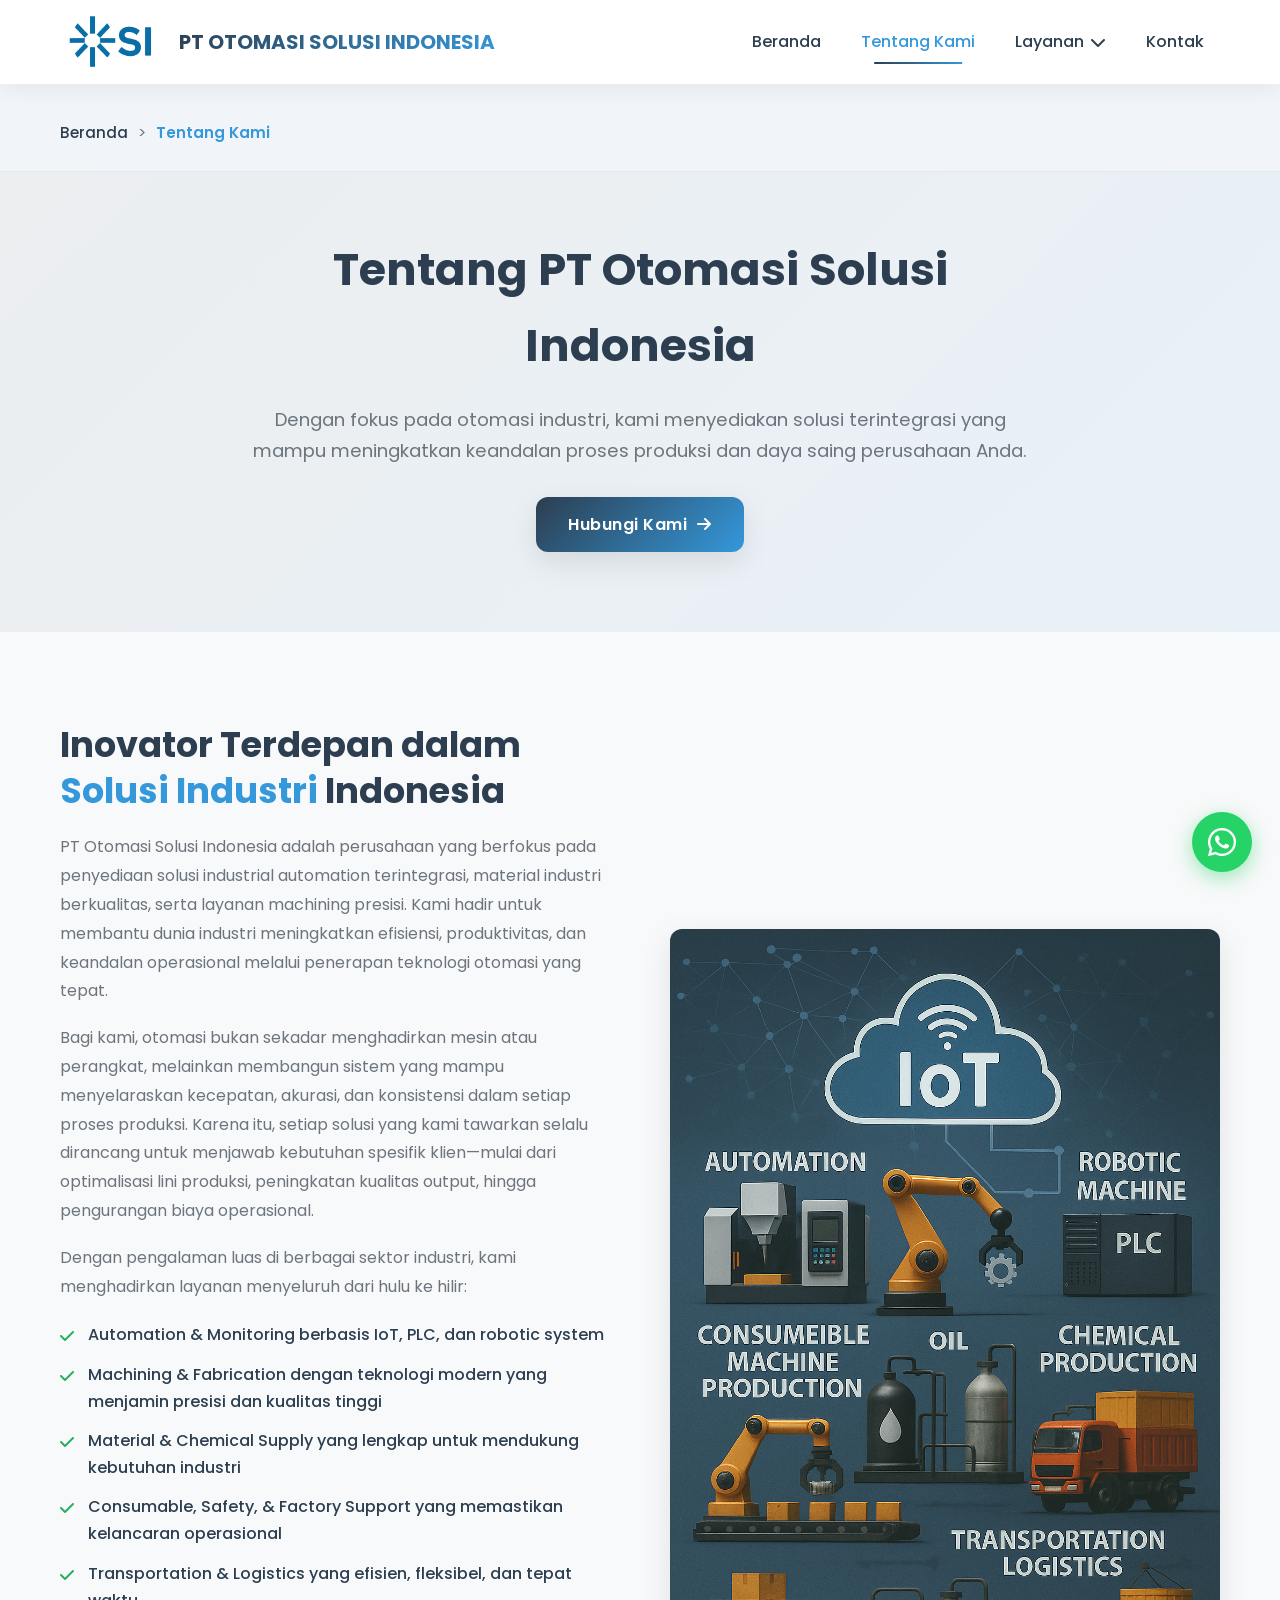
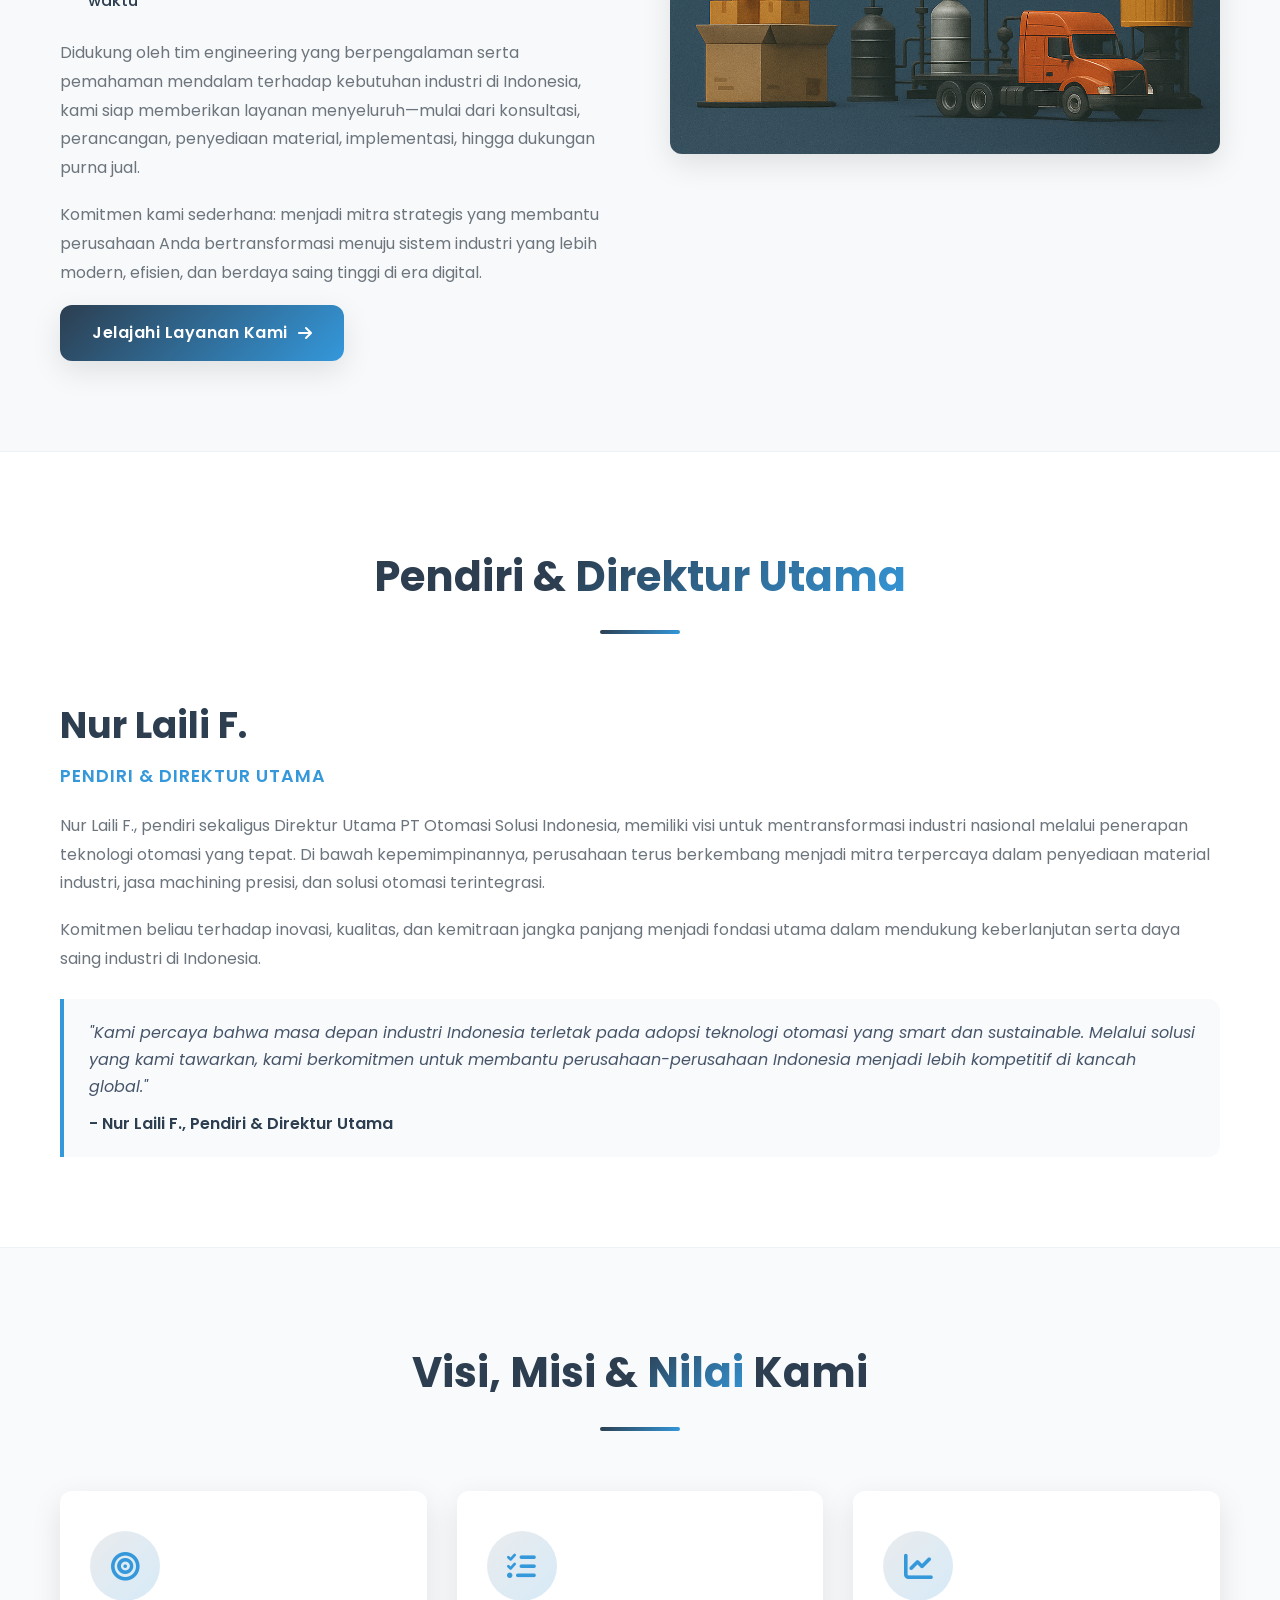
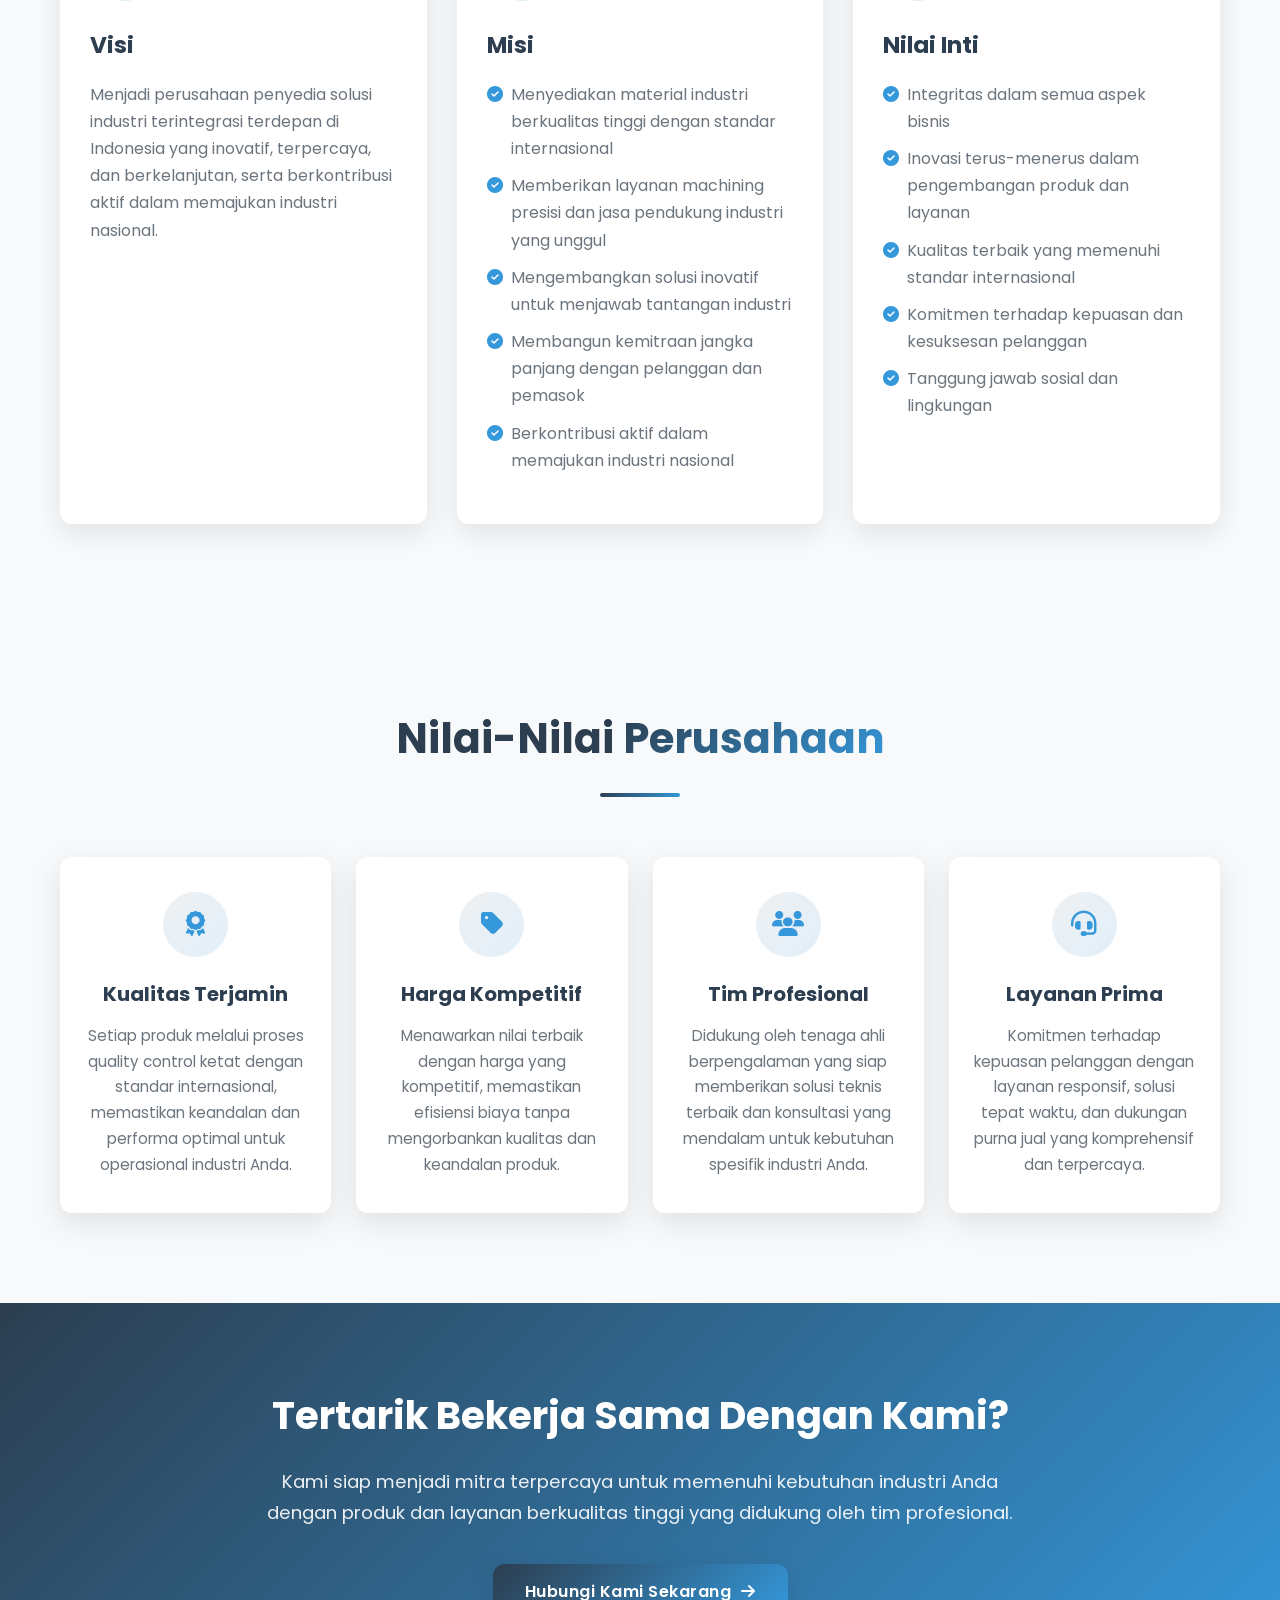
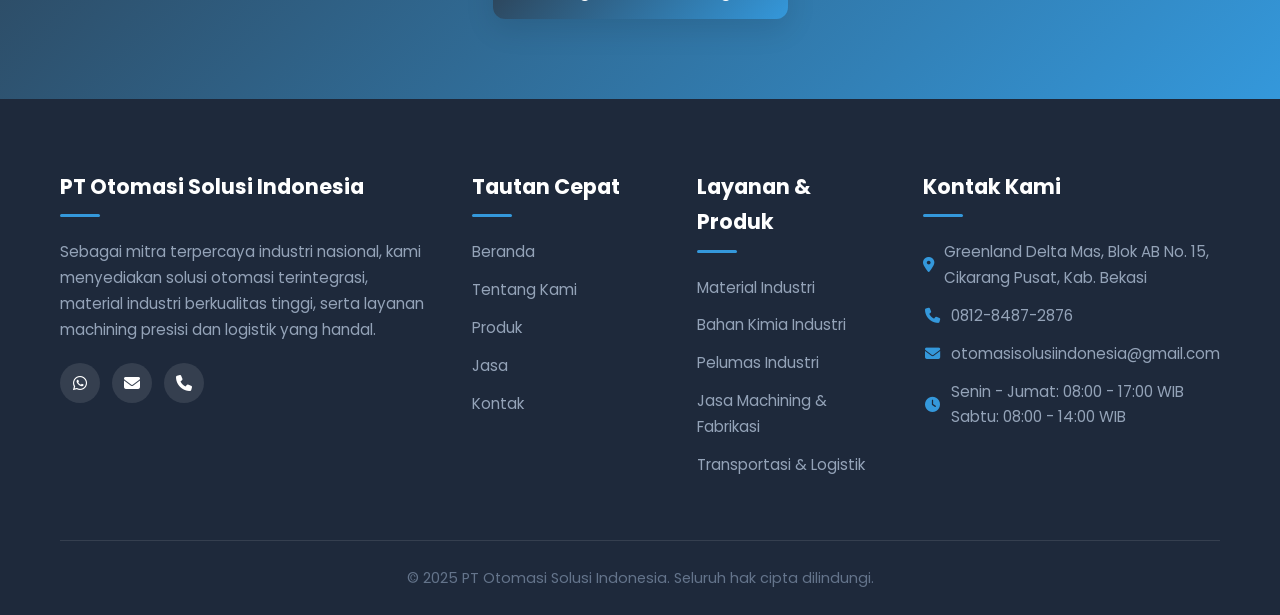
<file: aboutus.html>
<!DOCTYPE html>
<html lang="id">
<head>
    <meta charset="UTF-8">
    <meta name="viewport" content="width=device-width, initial-scale=1.0">
    <title>Tentang Kami - PT Otomasi Solusi Indonesia</title>
    <meta name="description" content="Profil perusahaan, visi, misi, dan pimpinan PT Otomasi Solusi Indonesia sebagai mitra otomasi dan industri terpercaya.">
    <link rel="icon" href="logoOSI.png" type="image/png">
    
    <!-- Open Graph -->
    <meta property="og:title" content="Tentang Kami - PT Otomasi Solusi Indonesia">
    <meta property="og:description" content="Profil perusahaan, visi, misi, dan pimpinan PT Otomasi Solusi Indonesia sebagai mitra otomasi dan industri terpercaya.">
    <meta property="og:image" content="logoOSI.png">
    <meta property="og:type" content="website">

    <!-- Fonts & Icons -->
    <link rel="stylesheet" href="https://cdnjs.cloudflare.com/ajax/libs/font-awesome/6.4.0/css/all.min.css">
    <link href="https://fonts.googleapis.com/css2?family=Poppins:wght@300;400;500;600;700&display=swap" rel="stylesheet">
    <link rel="stylesheet" href="style.css">
</head>
<body>
    <!-- ===== HEADER & NAVIGATION ===== -->
    <header>
        <div class="container">
            <nav>
                <a href="index.html" class="logo">
                    <img src="logoOSI.png" alt="Logo PT Otomasi Solusi Indonesia" style="height:60px;">
                    <span>PT OTOMASI SOLUSI INDONESIA</span>
                </a>
                <ul class="nav-links">
                    <li><a href="index.html">Beranda</a></li>
                    <li><a href="aboutus.html">Tentang Kami</a></li>
                    <li>
                        <a href="#" onclick="return false;">Layanan <i class="fas fa-chevron-down"></i></a>
                        <ul class="dropdown">
                            <li><a href="product.html">Produk</a></li>
                            <li><a href="services.html">Jasa</a></li>
                        </ul>
                    </li>
                    <li><a href="contact.html">Kontak</a></li>
                </ul>
                <div class="hamburger">
                    <i class="fas fa-bars"></i>
                </div>
            </nav>
        </div>
    </header>

    <!-- ===== BREADCRUMB ===== -->
    <div class="breadcrumb">
        <div class="container">
            <div class="breadcrumb-content">
                <a href="index.html">Beranda</a>
                <span>></span>
                <span>Tentang Kami</span>
            </div>
        </div>
    </div>

    <!-- ===== HERO SECTION ===== -->
    <section class="about-hero">
        <div class="container">
            <div class="about-hero-content">
                <h1>Tentang PT Otomasi Solusi Indonesia</h1>
                <p>Dengan fokus pada otomasi industri, kami menyediakan solusi terintegrasi yang mampu meningkatkan keandalan proses produksi dan daya saing perusahaan Anda.</p>
                <a href="contact.html" class="btn">Hubungi Kami <i class="fas fa-arrow-right"></i></a>
            </div>
        </div>
    </section>

    <!-- ===== ABOUT CONTENT SECTION ===== -->
    <section class="section">
        <div class="container">
            <div class="about-content">
                <div class="about-text">
                    <h2>Inovator Terdepan dalam <span>Solusi Industri</span> Indonesia</h2>
                    <p>PT Otomasi Solusi Indonesia adalah perusahaan yang berfokus pada penyediaan solusi industrial automation terintegrasi, material industri berkualitas, serta layanan machining presisi. Kami hadir untuk membantu dunia industri meningkatkan efisiensi, produktivitas, dan keandalan operasional melalui penerapan teknologi otomasi yang tepat.</p>
                    <p>Bagi kami, otomasi bukan sekadar menghadirkan mesin atau perangkat, melainkan membangun sistem yang mampu menyelaraskan kecepatan, akurasi, dan konsistensi dalam setiap proses produksi. Karena itu, setiap solusi yang kami tawarkan selalu dirancang untuk menjawab kebutuhan spesifik klien—mulai dari optimalisasi lini produksi, peningkatan kualitas output, hingga pengurangan biaya operasional.</p>
                    <p>Dengan pengalaman luas di berbagai sektor industri, kami menghadirkan layanan menyeluruh dari hulu ke hilir:</p>
                    <ul>
                        <li>Automation & Monitoring berbasis IoT, PLC, dan robotic system</li>
                        <li>Machining & Fabrication dengan teknologi modern yang menjamin presisi dan kualitas tinggi</li>
                        <li>Material & Chemical Supply yang lengkap untuk mendukung kebutuhan industri</li>
                        <li>Consumable, Safety, & Factory Support yang memastikan kelancaran operasional</li>
                        <li>Transportation & Logistics yang efisien, fleksibel, dan tepat waktu</li>
                    </ul>
                    <p>Didukung oleh tim engineering yang berpengalaman serta pemahaman mendalam terhadap kebutuhan industri di Indonesia, kami siap memberikan layanan menyeluruh—mulai dari konsultasi, perancangan, penyediaan material, implementasi, hingga dukungan purna jual.</p>
                    <p>Komitmen kami sederhana: menjadi mitra strategis yang membantu perusahaan Anda bertransformasi menuju sistem industri yang lebih modern, efisien, dan berdaya saing tinggi di era digital.</p>
                    <a href="services.html" class="btn">Jelajahi Layanan Kami <i class="fas fa-arrow-right"></i></a>
                </div>
                <div class="about-image">
                    <img src="imgIot.png" alt="PT Otomasi Solusi Indonesia">
                </div>
            </div>
        </div>
    </section>

    <!-- ===== FOUNDER SECTION ===== -->
    <section class="section founder-section">
        <div class="container">
            <h2 class="section-title">Pendiri & <span>Direktur Utama</span></h2>
            
            <div class="founder-container">
                <div class="founder-info">
                    <h2>Nur Laili F.</h2>
                    <div class="founder-role">Pendiri & Direktur Utama</div>
                    
                    <div class="founder-description">
                        <p>Nur Laili F., pendiri sekaligus Direktur Utama PT Otomasi Solusi Indonesia, memiliki visi untuk mentransformasi industri nasional melalui penerapan teknologi otomasi yang tepat. Di bawah kepemimpinannya, perusahaan terus berkembang menjadi mitra terpercaya dalam penyediaan material industri, jasa machining presisi, dan solusi otomasi terintegrasi.</p>
                        
                        <p>Komitmen beliau terhadap inovasi, kualitas, dan kemitraan jangka panjang menjadi fondasi utama dalam mendukung keberlanjutan serta daya saing industri di Indonesia.</p>
                        
                    </div>
                    
                    <div class="founder-quote">
                        <p>"Kami percaya bahwa masa depan industri Indonesia terletak pada adopsi teknologi otomasi yang smart dan sustainable. Melalui solusi yang kami tawarkan, kami berkomitmen untuk membantu perusahaan-perusahaan Indonesia menjadi lebih kompetitif di kancah global."</p>
                        <p class="author">- Nur Laili F., Pendiri & Direktur Utama</p>
                    </div>
                </div>
            </div>
        </div>
    </section>

    <!-- ===== VISION MISSION SECTION ===== -->
    <section class="section vision-mission">
        <div class="container">
            <h2 class="section-title">Visi, Misi & <span>Nilai</span> Kami</h2>
            
            <div class="vm-container">
                <div class="vm-card">
                    <div class="vm-icon">
                        <i class="fas fa-bullseye"></i>
                    </div>
                    <h3>Visi</h3>
                    <p>Menjadi perusahaan penyedia solusi industri terintegrasi terdepan di Indonesia yang inovatif, terpercaya, dan berkelanjutan, serta berkontribusi aktif dalam memajukan industri nasional.</p>
                </div>
                
                <div class="vm-card">
                    <div class="vm-icon">
                        <i class="fas fa-tasks"></i>
                    </div>
                    <h3>Misi</h3>
                    <ul>
                        <li>Menyediakan material industri berkualitas tinggi dengan standar internasional</li>
                        <li>Memberikan layanan machining presisi dan jasa pendukung industri yang unggul</li>
                        <li>Mengembangkan solusi inovatif untuk menjawab tantangan industri</li>
                        <li>Membangun kemitraan jangka panjang dengan pelanggan dan pemasok</li>
                        <li>Berkontribusi aktif dalam memajukan industri nasional</li>
                    </ul>
                </div>
                
                <div class="vm-card">
                    <div class="vm-icon">
                        <i class="fas fa-chart-line"></i>
                    </div>
                    <h3>Nilai Inti</h3>
                    <ul>
                        <li>Integritas dalam semua aspek bisnis</li>
                        <li>Inovasi terus-menerus dalam pengembangan produk dan layanan</li>
                        <li>Kualitas terbaik yang memenuhi standar internasional</li>
                        <li>Komitmen terhadap kepuasan dan kesuksesan pelanggan</li>
                        <li>Tanggung jawab sosial dan lingkungan</li>
                    </ul>
                </div>
            </div>
        </div>
    </section>

    <!-- ===== VALUES SECTION ===== -->
    <section class="section values">
        <div class="container">
            <h2 class="section-title">Nilai-Nilai <span>Perusahaan</span></h2>
            
            <div class="values-grid">
                <div class="value-card">
                    <div class="value-icon">
                        <i class="fas fa-award"></i>
                    </div>
                    <h3>Kualitas Terjamin</h3>
                    <p>Setiap produk melalui proses quality control ketat dengan standar internasional, memastikan keandalan dan performa optimal untuk operasional industri Anda.</p>
                </div>
                
                <div class="value-card">
                    <div class="value-icon">
                        <i class="fas fa-tag"></i>
                    </div>
                    <h3>Harga Kompetitif</h3>
                    <p>Menawarkan nilai terbaik dengan harga yang kompetitif, memastikan efisiensi biaya tanpa mengorbankan kualitas dan keandalan produk.</p>
                </div>
                
                <div class="value-card">
                    <div class="value-icon">
                        <i class="fas fa-users"></i>
                    </div>
                    <h3>Tim Profesional</h3>
                    <p>Didukung oleh tenaga ahli berpengalaman yang siap memberikan solusi teknis terbaik dan konsultasi yang mendalam untuk kebutuhan spesifik industri Anda.</p>
                </div>
                
                <div class="value-card">
                    <div class="value-icon">
                        <i class="fas fa-headset"></i>
                    </div>
                    <h3>Layanan Prima</h3>
                    <p>Komitmen terhadap kepuasan pelanggan dengan layanan responsif, solusi tepat waktu, dan dukungan purna jual yang komprehensif dan terpercaya.</p>
                </div>
            </div>
        </div>
    </section>

    <!-- ===== CTA SECTION ===== -->
    <section class="cta-section">
        <div class="container">
            <div class="cta-content">
                <h2>Tertarik Bekerja Sama Dengan Kami?</h2>
                <p>Kami siap menjadi mitra terpercaya untuk memenuhi kebutuhan industri Anda dengan produk dan layanan berkualitas tinggi yang didukung oleh tim profesional.</p>
                <a href="contact.html" class="btn">Hubungi Kami Sekarang <i class="fas fa-arrow-right"></i></a>
            </div>
        </div>
    </section>

    <!-- ===== FOOTER ===== -->
        <!-- Footer -->
    <footer>
        <div class="container">
            <div class="footer-content">
                <div class="footer-column">
                    <h3>PT Otomasi Solusi Indonesia</h3>
                    <p>Sebagai mitra terpercaya industri nasional, kami menyediakan solusi otomasi terintegrasi, material industri berkualitas tinggi, serta layanan machining presisi dan logistik yang handal.</p>
                    <div class="social-links">
                        <a href="https://wa.me/6281284872876" target="_blank" title="WhatsApp Kami" aria-label="WhatsApp"><i class="fab fa-whatsapp"></i></a>
                        <a href="mailto:otomasisolusiindonesia@gmail.com" title="Kirim Email" aria-label="Email"><i class="fas fa-envelope"></i></a>
                        <a href="tel:+6281284872876" title="Hubungi Telepon" aria-label="Telepon"><i class="fas fa-phone"></i></a>
                    </div>
                </div>
                <div class="footer-column">
                    <h3>Tautan Cepat</h3>
                    <ul class="footer-links">
                        <li><a href="index.html">Beranda</a></li>
                        <li><a href="aboutus.html">Tentang Kami</a></li>
                        <li><a href="product.html">Produk</a></li>
                        <li><a href="services.html">Jasa</a></li>
                        <li><a href="contact.html">Kontak</a></li>
                    </ul>
                </div>
                <div class="footer-column">
                    <h3>Layanan &amp; Produk</h3>
                    <ul class="footer-links">
                        <li><a href="product.html#material">Material Industri</a></li>
                        <li><a href="product.html#chemical">Bahan Kimia Industri</a></li>
                        <li><a href="product.html#lubrication">Pelumas Industri</a></li>
                        <li><a href="services.html#fabrication">Jasa Machining &amp; Fabrikasi</a></li>
                        <li><a href="services.html#transportation">Transportasi &amp; Logistik</a></li>
                    </ul>
                </div>
                <div class="footer-column">
                    <h3>Kontak Kami</h3>
                    <ul class="footer-links">
                        <li><i class="fas fa-map-marker-alt"></i> Greenland Delta Mas, Blok AB No. 15, Cikarang Pusat, Kab. Bekasi</li>
                        <li><i class="fas fa-phone"></i> <a href="tel:+6281284872876">0812-8487-2876</a></li>
                        <li><i class="fas fa-envelope"></i> <a href="mailto:otomasisolusiindonesia@gmail.com">otomasisolusiindonesia@gmail.com</a></li>
                        <li><i class="fas fa-clock"></i> Senin - Jumat: 08:00 - 17:00 WIB<br>Sabtu: 08:00 - 14:00 WIB</li>
                    </ul>
                </div>
            </div>
            <div class="copyright">
                <p>&copy; 2025 PT Otomasi Solusi Indonesia. Seluruh hak cipta dilindungi.</p>
            </div>
        </div>
    </footer>

    <!-- ===== JAVASCRIPT ===== -->
    <script src="main.js"></script>
</body>
</html>
</file>
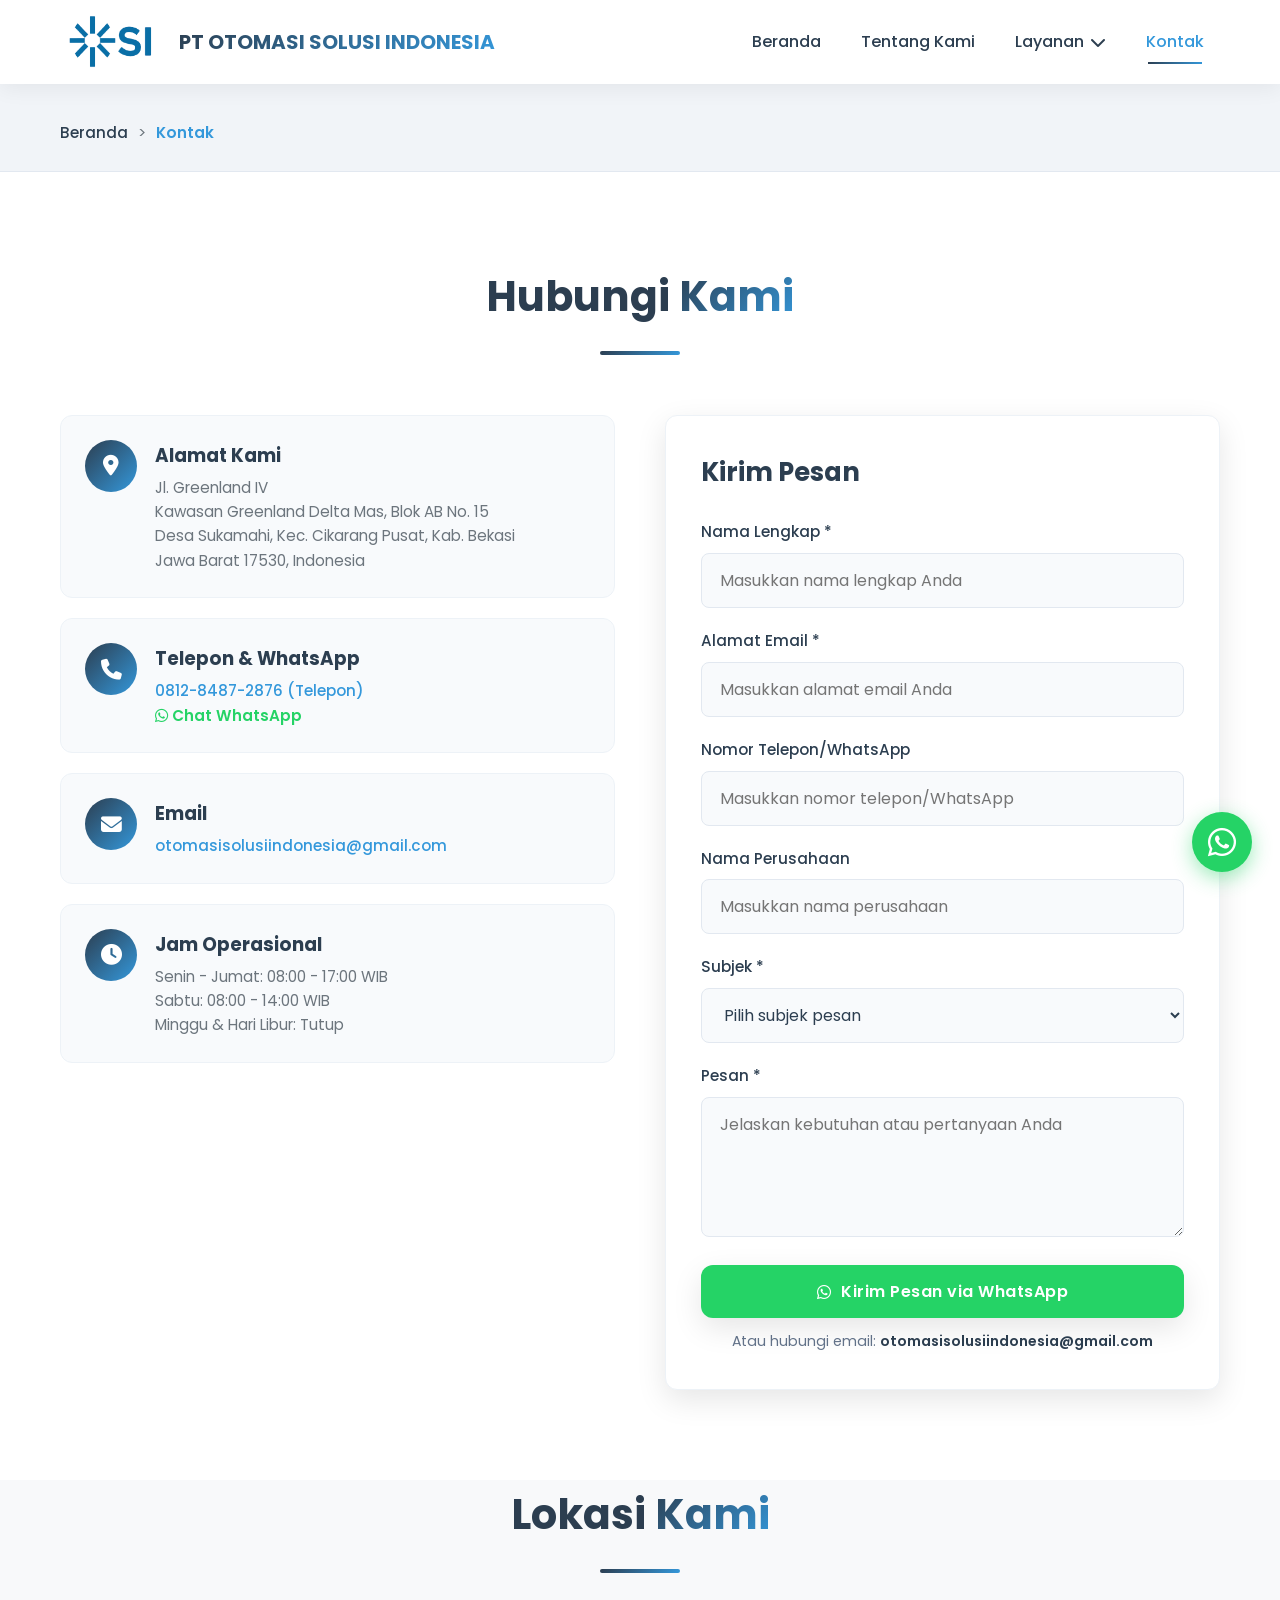
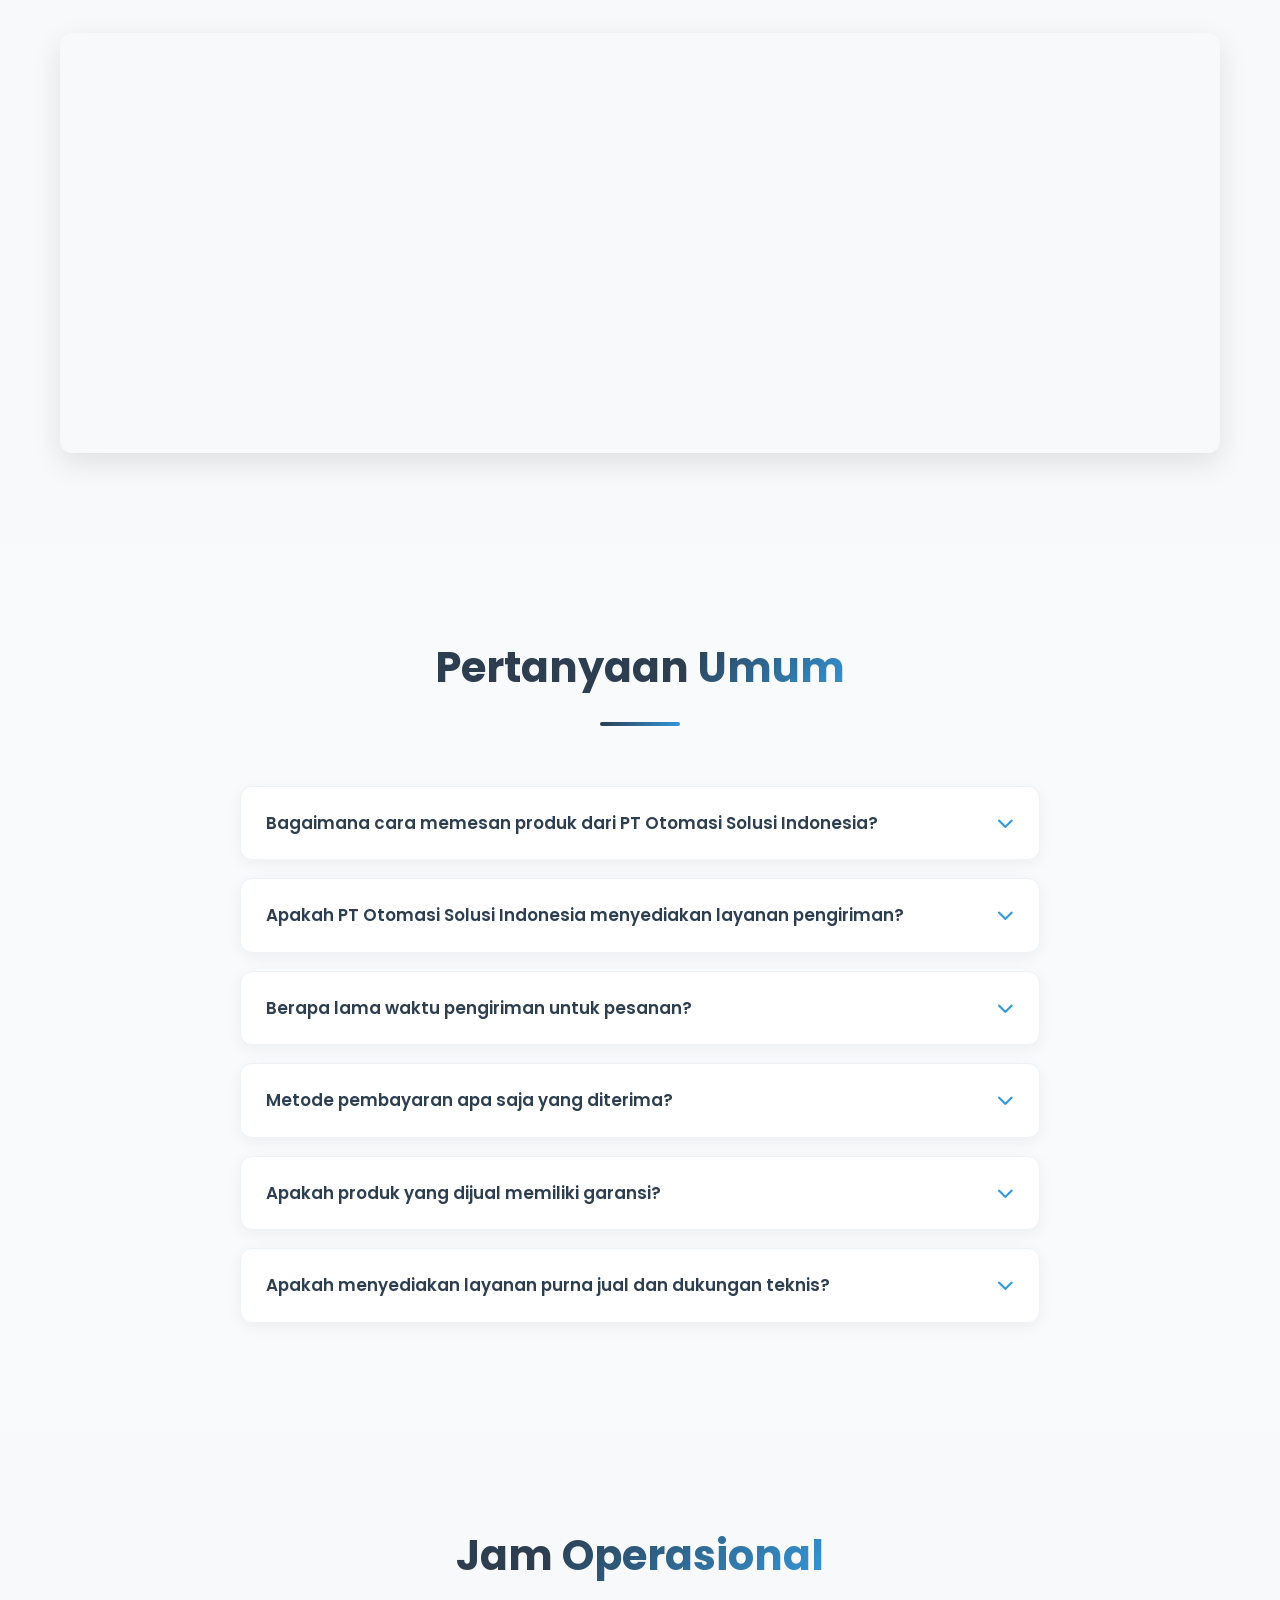
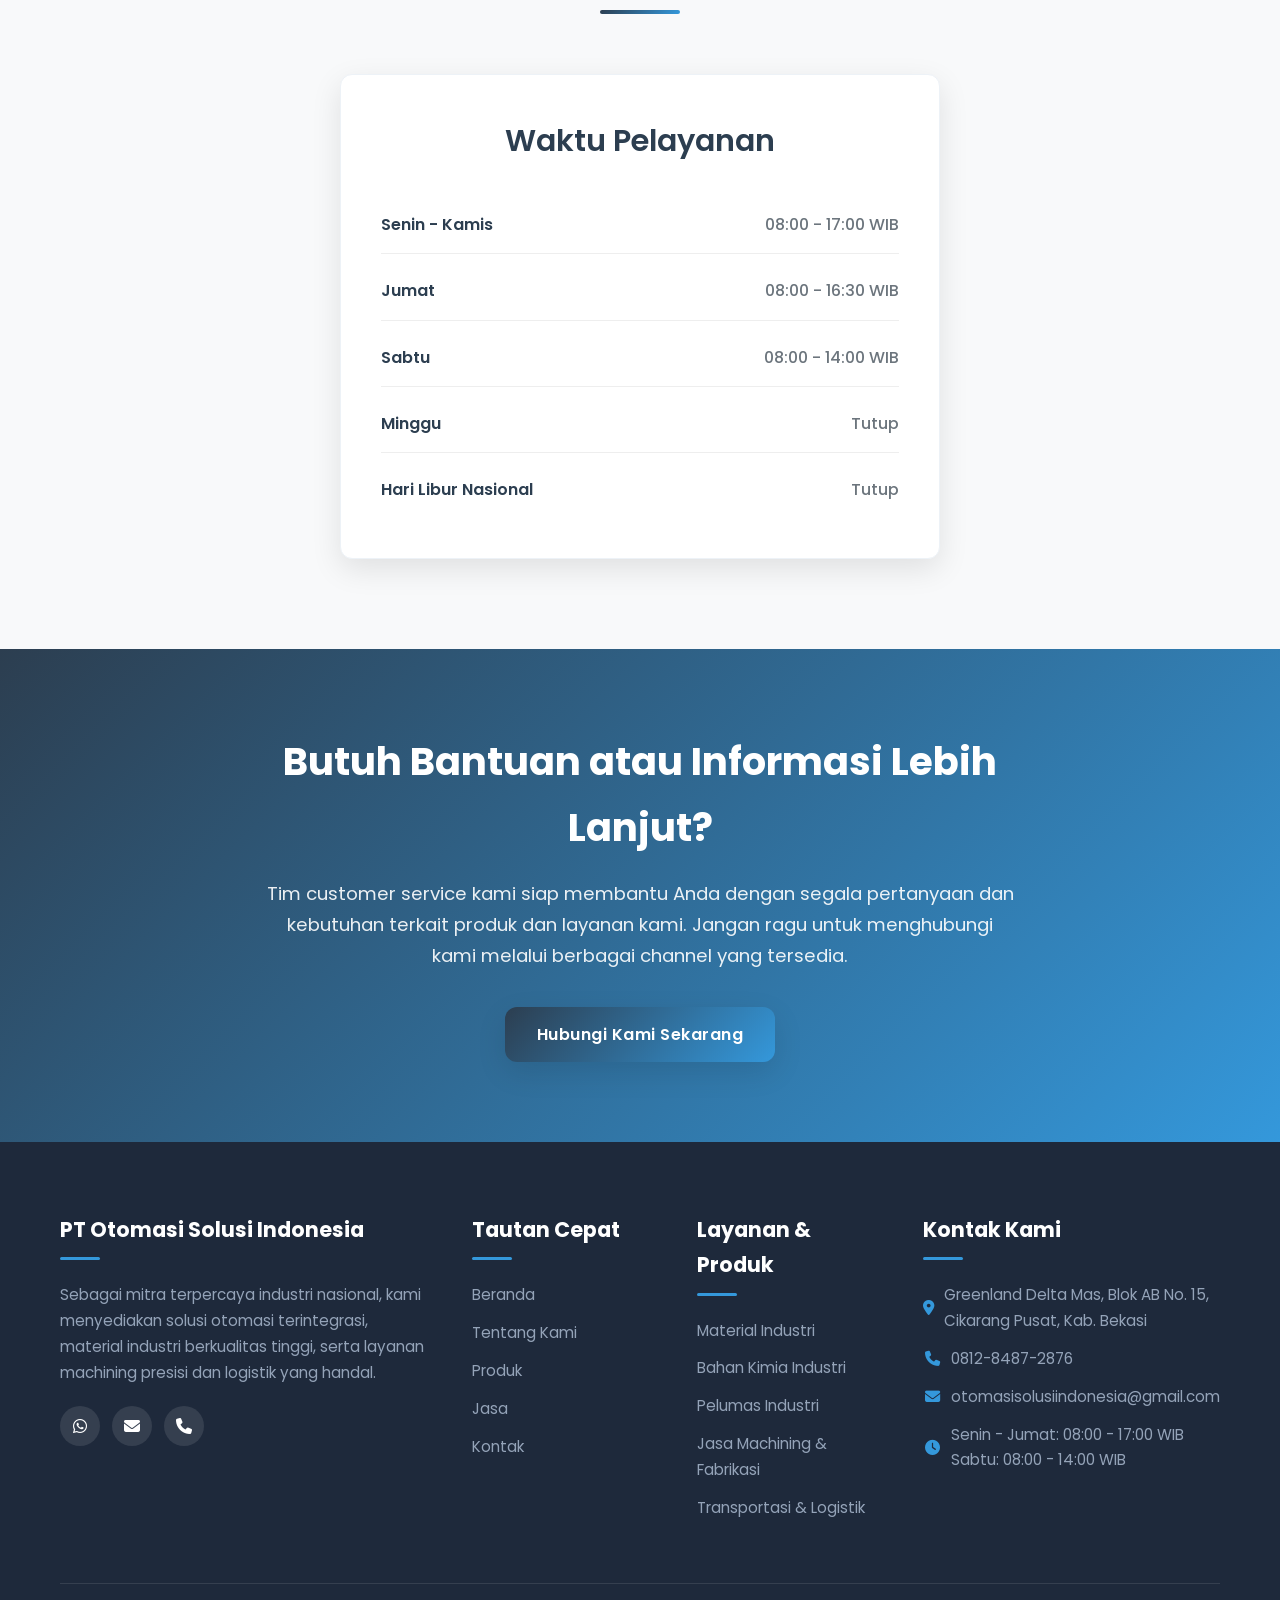
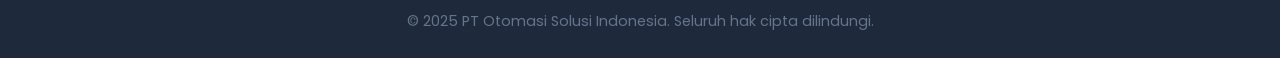
<file: contact.html>
<!DOCTYPE html>
<html lang="id">
<head>
    <meta charset="UTF-8">
    <meta name="viewport" content="width=device-width, initial-scale=1.0">
    <title>Hubungi Kami - PT Otomasi Solusi Indonesia</title>
    <meta name="description" content="Kontak dan lokasi kantor operasional PT Otomasi Solusi Indonesia di Kawasan Greenland Delta Mas, Cikarang Pusat.">
    <link rel="icon" href="logoOSI.png" type="image/png">
    
    <!-- Open Graph -->
    <meta property="og:title" content="Hubungi Kami - PT Otomasi Solusi Indonesia">
    <meta property="og:description" content="Kontak dan lokasi kantor operasional PT Otomasi Solusi Indonesia di Kawasan Greenland Delta Mas, Cikarang Pusat.">
    <meta property="og:image" content="logoOSI.png">
    <meta property="og:type" content="website">

    <!-- Fonts & Icons -->
    <link rel="stylesheet" href="https://cdnjs.cloudflare.com/ajax/libs/font-awesome/6.4.0/css/all.min.css">
    <link href="https://fonts.googleapis.com/css2?family=Poppins:wght@300;400;500;600;700&display=swap" rel="stylesheet">
    <link rel="stylesheet" href="style.css">
</head>
<body>
    <!-- Header & Navigation -->
    <header>
        <div class="container">
            <nav>
                <a href="index.html" class="logo">
                    <img src="logoOSI.png" alt="Logo PT Otomasi Solusi Indonesia" style="height:60px;">
                    <span>PT OTOMASI SOLUSI INDONESIA</span>
                </a>
                <ul class="nav-links">
                    <li><a href="index.html">Beranda</a></li>
                    <li><a href="aboutus.html">Tentang Kami</a></li>
                    <li>
                        <a href="#" onclick="return false;">Layanan <i class="fas fa-chevron-down"></i></a>
                        <ul class="dropdown">
                            <li><a href="product.html">Produk</a></li>
                            <li><a href="services.html">Jasa</a></li>
                        </ul>
                    </li>
                    <li><a href="contact.html">Kontak</a></li>
                </ul>
                <div class="hamburger">
                    <i class="fas fa-bars"></i>
                </div>
            </nav>
        </div>
    </header>

    <!-- Breadcrumb -->
    <div class="breadcrumb">
        <div class="container">
            <div class="breadcrumb-content">
                <a href="index.html">Beranda</a>
                <span>></span>
                <span>Kontak</span>
            </div>
        </div>
    </div>

    <!-- Contact Section -->
    <section class="section contact-section" id="contact">
        <div class="container">
            <h2 class="section-title">Hubungi <span>Kami</span></h2>
            <div class="contact-container">
                <div class="contact-info">
                    <div class="contact-card">
                        <div class="contact-icon">
                            <i class="fas fa-map-marker-alt"></i>
                        </div>
                        <div class="contact-details">
                            <h3>Alamat Kami</h3>
                            <p>Jl. Greenland IV</p>
                            <p>Kawasan Greenland Delta Mas, Blok AB No. 15</p>
                            <p>Desa Sukamahi, Kec. Cikarang Pusat, Kab. Bekasi</p>
                            <p>Jawa Barat 17530, Indonesia</p>
                        </div>
                    </div>

                    <div class="contact-card">
                        <div class="contact-icon">
                            <i class="fas fa-phone"></i>
                        </div>
                        <div class="contact-details">
                            <h3>Telepon &amp; WhatsApp</h3>
                            <p><a href="tel:+6281284872876">0812-8487-2876 (Telepon)</a></p>
                            <p><a href="https://wa.me/6281284872876?text=Halo%20PT%20Otomasi%20Solusi%20Indonesia" target="_blank" style="color: #25d366; font-weight: 600;"><i class="fab fa-whatsapp"></i> Chat WhatsApp</a></p>
                        </div>
                    </div>

                    <div class="contact-card">
                        <div class="contact-icon">
                            <i class="fas fa-envelope"></i>
                        </div>
                        <div class="contact-details">
                            <h3>Email</h3>
                            <p><a href="mailto:otomasisolusiindonesia@gmail.com">otomasisolusiindonesia@gmail.com</a></p>
                        </div>
                    </div>

                    <div class="contact-card">
                        <div class="contact-icon">
                            <i class="fas fa-clock"></i>
                        </div>
                        <div class="contact-details">
                            <h3>Jam Operasional</h3>
                            <p>Senin - Jumat: 08:00 - 17:00 WIB</p>
                            <p>Sabtu: 08:00 - 14:00 WIB</p>
                            <p>Minggu & Hari Libur: Tutup</p>
                        </div>
                    </div>
                </div>

                <div class="contact-form">
                    <h3 class="form-title">Kirim Pesan</h3>
                    <form id="contactForm">
                        <div class="form-group">
                            <label for="name">Nama Lengkap *</label>
                            <input type="text" id="name" placeholder="Masukkan nama lengkap Anda" required>
                        </div>
                        
                        <div class="form-group">
                            <label for="email">Alamat Email *</label>
                            <input type="email" id="email" placeholder="Masukkan alamat email Anda" required>
                        </div>
                        
                        <div class="form-group">
                            <label for="phone">Nomor Telepon/WhatsApp</label>
                            <input type="tel" id="phone" placeholder="Masukkan nomor telepon/WhatsApp">
                        </div>
                        
                        <div class="form-group">
                            <label for="company">Nama Perusahaan</label>
                            <input type="text" id="company" placeholder="Masukkan nama perusahaan">
                        </div>
                        
                        <div class="form-group">
                            <label for="subject">Subjek *</label>
                            <select id="subject" required>
                                <option value="">Pilih subjek pesan</option>
                                <option value="general">Informasi Umum</option>
                                <option value="quotation">Permintaan Penawaran</option>
                                <option value="technical">Dukungan Teknis</option>
                                <option value="complaint">Keluhan</option>
                                <option value="partnership">Kerjasama</option>
                                <option value="career">Karir</option>
                                <option value="other">Lainnya</option>
                            </select>
                        </div>
                        
                        <div class="form-group">
                            <label for="message">Pesan *</label>
                            <textarea id="message" placeholder="Jelaskan kebutuhan atau pertanyaan Anda" required></textarea>
                        </div>
                        
                        <button type="submit" class="btn btn-wa" style="width: 100%;"><i class="fab fa-whatsapp"></i> Kirim Pesan via WhatsApp</button>
                        <p style="text-align: center; margin-top: 12px; font-size: 0.88rem; color: #64748b;">Atau hubungi email: <a href="mailto:otomasisolusiindonesia@gmail.com" style="color: var(--primary); font-weight: 600;">otomasisolusiindonesia@gmail.com</a></p>
                    </form>
                </div>
            </div>
        </div>
    </section>

    <!-- Map Section -->
    <section class="map-section">
        <div class="container">
            <h2 class="section-title">Lokasi <span>Kami</span></h2>
            <div class="map-container">
                <iframe src="https://www.google.com/maps?q=Jl.+Greenland+IV,+Kawasan+Greenland+Delta+Mas,+Blok+AB+No.+15,+Desa+Sukamahi,+Kec.+Cikarang+Pusat,+Kab.+Bekasi,+Jawa+Barat+17530,+Indonesia&output=embed" allowfullscreen="" loading="lazy"></iframe>
            </div>
        </div>
    </section>

    <!-- FAQ Section -->
    <section class="section faq-section">
        <div class="container">
            <h2 class="section-title">Pertanyaan <span>Umum</span></h2>
            
            <div class="faq-container">
                <div class="faq-item">
                    <div class="faq-question">
                        <span>Bagaimana cara memesan produk dari PT Otomasi Solusi Indonesia?</span>
                        <i class="fas fa-chevron-down"></i>
                    </div>
                    <div class="faq-answer">
                        <p>Anda dapat memesan produk dengan menghubungi kami melalui telepon, email, atau mengisi formulir kontak di website. Tim sales kami akan membantu proses pemesanan, memberikan penawaran harga terbaik, dan mendampingi hingga proses pengiriman.</p>
                    </div>
                </div>

                <div class="faq-item">
                    <div class="faq-question">
                        <span>Apakah PT Otomasi Solusi Indonesia menyediakan layanan pengiriman?</span>
                        <i class="fas fa-chevron-down"></i>
                    </div>
                    <div class="faq-answer">
                        <p>Ya, kami menyediakan layanan pengiriman untuk seluruh wilayah Indonesia. Kami bekerja sama dengan vendor logistik terpercaya untuk memastikan produk sampai dengan aman dan tepat waktu. Biaya pengiriman akan disesuaikan dengan lokasi, volume, dan berat pesanan.</p>
                    </div>
                </div>

                <div class="faq-item">
                    <div class="faq-question">
                        <span>Berapa lama waktu pengiriman untuk pesanan?</span>
                        <i class="fas fa-chevron-down"></i>
                    </div>
                    <div class="faq-answer">
                        <p>Waktu pengiriman bervariasi tergantung lokasi dan ketersediaan produk. Untuk area Jabodetabek biasanya 1-2 hari kerja, sedangkan luar kota membutuhkan 3-7 hari kerja. Untuk produk khusus atau pesanan dalam jumlah besar, tim kami akan memberikan estimasi waktu yang lebih detail.</p>
                    </div>
                </div>

                <div class="faq-item">
                    <div class="faq-question">
                        <span>Metode pembayaran apa saja yang diterima?</span>
                        <i class="fas fa-chevron-down"></i>
                    </div>
                    <div class="faq-answer">
                        <p>Kami menerima pembayaran melalui transfer bank ke rekening BCA, Mandiri, BNI, dan BRI. Untuk perusahaan mitra, kami juga menyediakan opsi pembayaran termin atau credit line dengan persyaratan tertentu. Detail rekening dan informasi pembayaran akan diberikan setelah proses pemesanan.</p>
                    </div>
                </div>

                <div class="faq-item">
                    <div class="faq-question">
                        <span>Apakah produk yang dijual memiliki garansi?</span>
                        <i class="fas fa-chevron-down"></i>
                    </div>
                    <div class="faq-answer">
                        <p>Ya, produk kami memiliki garansi tergantung jenis produknya. Untuk material industri biasanya 1 tahun garansi, sedangkan untuk chemical dan oli memiliki masa kadaluarsa yang jelas. Setiap produk dilengkapi dengan dokumentasi dan sertifikat yang menjamin kualitas dan keasliannya.</p>
                    </div>
                </div>

                <div class="faq-item">
                    <div class="faq-question">
                        <span>Apakah menyediakan layanan purna jual dan dukungan teknis?</span>
                        <i class="fas fa-chevron-down"></i>
                    </div>
                    <div class="faq-answer">
                        <p>Ya, kami menyediakan layanan purna jual dan dukungan teknis yang komprehensif. Tim technical support kami siap membantu troubleshooting, konsultasi aplikasi produk, dan memberikan solusi terbaik untuk kebutuhan industri Anda. Layanan ini tersedia selama jam operasional melalui telepon, email, atau kunjungan langsung jika diperlukan.</p>
                    </div>
                </div>
            </div>
        </div>
    </section>

    <!-- Business Hours Section -->
    <section class="section hours-section">
        <div class="container">
            <h2 class="section-title">Jam <span>Operasional</span></h2>
            
            <div class="hours-container">
                <h3 class="hours-title">Waktu Pelayanan</h3>
                <div class="hours-list">
                    <div class="hour-item">
                        <span class="day">Senin - Kamis</span>
                        <span class="time">08:00 - 17:00 WIB</span>
                    </div>
                    <div class="hour-item">
                        <span class="day">Jumat</span>
                        <span class="time">08:00 - 16:30 WIB</span>
                    </div>
                    <div class="hour-item">
                        <span class="day">Sabtu</span>
                        <span class="time">08:00 - 14:00 WIB</span>
                    </div>
                    <div class="hour-item">
                        <span class="day">Minggu</span>
                        <span class="time">Tutup</span>
                    </div>
                    <div class="hour-item">
                        <span class="day">Hari Libur Nasional</span>
                        <span class="time">Tutup</span>
                    </div>
                </div>
            </div>
        </div>
    </section>

    <!-- CTA Section -->
    <section class="cta-section">
        <div class="container">
            <div class="cta-content">
                <h2>Butuh Bantuan atau Informasi Lebih Lanjut?</h2>
                <p>Tim customer service kami siap membantu Anda dengan segala pertanyaan dan kebutuhan terkait produk dan layanan kami. Jangan ragu untuk menghubungi kami melalui berbagai channel yang tersedia.</p>
                <a href="#contact" class="btn">Hubungi Kami Sekarang</a>
            </div>
        </div>
    </section>

        <!-- Footer -->
    <footer>
        <div class="container">
            <div class="footer-content">
                <div class="footer-column">
                    <h3>PT Otomasi Solusi Indonesia</h3>
                    <p>Sebagai mitra terpercaya industri nasional, kami menyediakan solusi otomasi terintegrasi, material industri berkualitas tinggi, serta layanan machining presisi dan logistik yang handal.</p>
                    <div class="social-links">
                        <a href="https://wa.me/6281284872876" target="_blank" title="WhatsApp Kami" aria-label="WhatsApp"><i class="fab fa-whatsapp"></i></a>
                        <a href="mailto:otomasisolusiindonesia@gmail.com" title="Kirim Email" aria-label="Email"><i class="fas fa-envelope"></i></a>
                        <a href="tel:+6281284872876" title="Hubungi Telepon" aria-label="Telepon"><i class="fas fa-phone"></i></a>
                    </div>
                </div>
                <div class="footer-column">
                    <h3>Tautan Cepat</h3>
                    <ul class="footer-links">
                        <li><a href="index.html">Beranda</a></li>
                        <li><a href="aboutus.html">Tentang Kami</a></li>
                        <li><a href="product.html">Produk</a></li>
                        <li><a href="services.html">Jasa</a></li>
                        <li><a href="contact.html">Kontak</a></li>
                    </ul>
                </div>
                <div class="footer-column">
                    <h3>Layanan &amp; Produk</h3>
                    <ul class="footer-links">
                        <li><a href="product.html#material">Material Industri</a></li>
                        <li><a href="product.html#chemical">Bahan Kimia Industri</a></li>
                        <li><a href="product.html#lubrication">Pelumas Industri</a></li>
                        <li><a href="services.html#fabrication">Jasa Machining &amp; Fabrikasi</a></li>
                        <li><a href="services.html#transportation">Transportasi &amp; Logistik</a></li>
                    </ul>
                </div>
                <div class="footer-column">
                    <h3>Kontak Kami</h3>
                    <ul class="footer-links">
                        <li><i class="fas fa-map-marker-alt"></i> Greenland Delta Mas, Blok AB No. 15, Cikarang Pusat, Kab. Bekasi</li>
                        <li><i class="fas fa-phone"></i> <a href="tel:+6281284872876">0812-8487-2876</a></li>
                        <li><i class="fas fa-envelope"></i> <a href="mailto:otomasisolusiindonesia@gmail.com">otomasisolusiindonesia@gmail.com</a></li>
                        <li><i class="fas fa-clock"></i> Senin - Jumat: 08:00 - 17:00 WIB<br>Sabtu: 08:00 - 14:00 WIB</li>
                    </ul>
                </div>
            </div>
            <div class="copyright">
                <p>&copy; 2025 PT Otomasi Solusi Indonesia. Seluruh hak cipta dilindungi.</p>
            </div>
        </div>
    </footer>

    <!-- JavaScript -->
    <script src="main.js"></script>
</body>
</html>
</file>
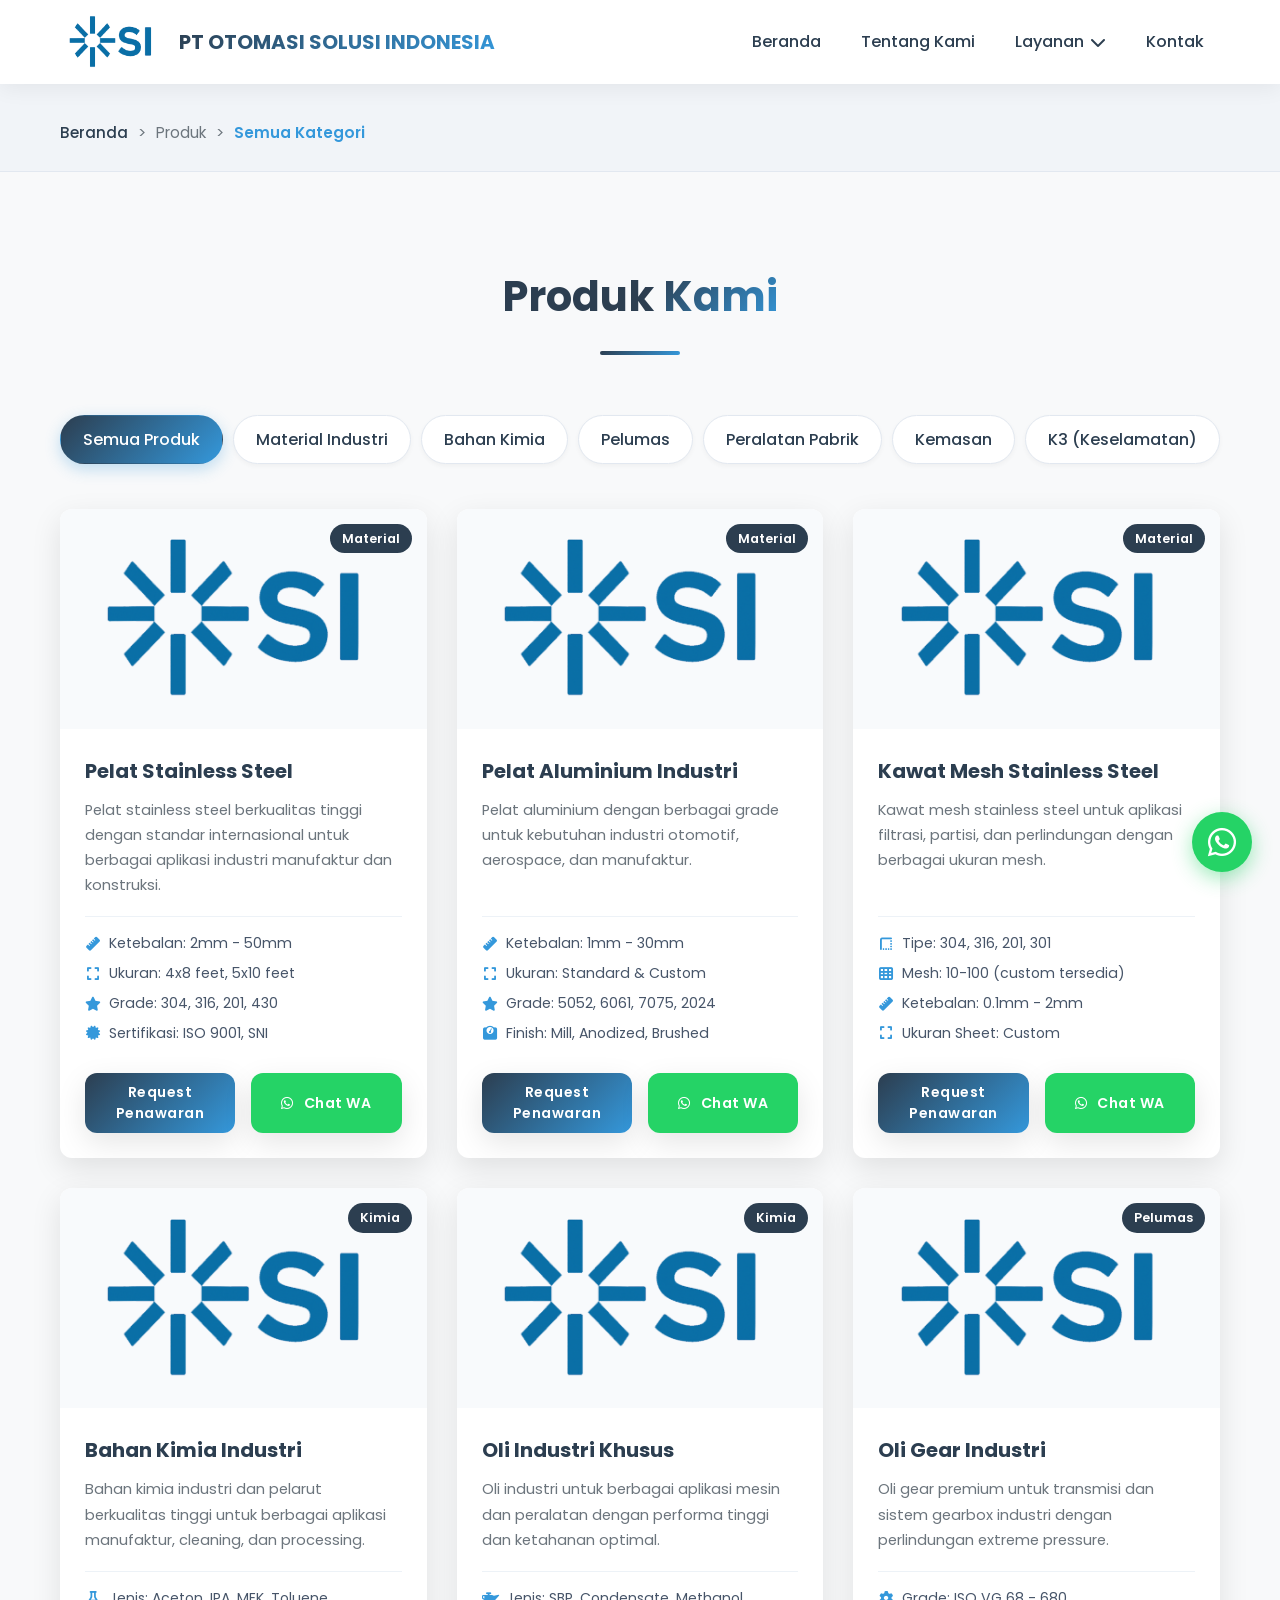
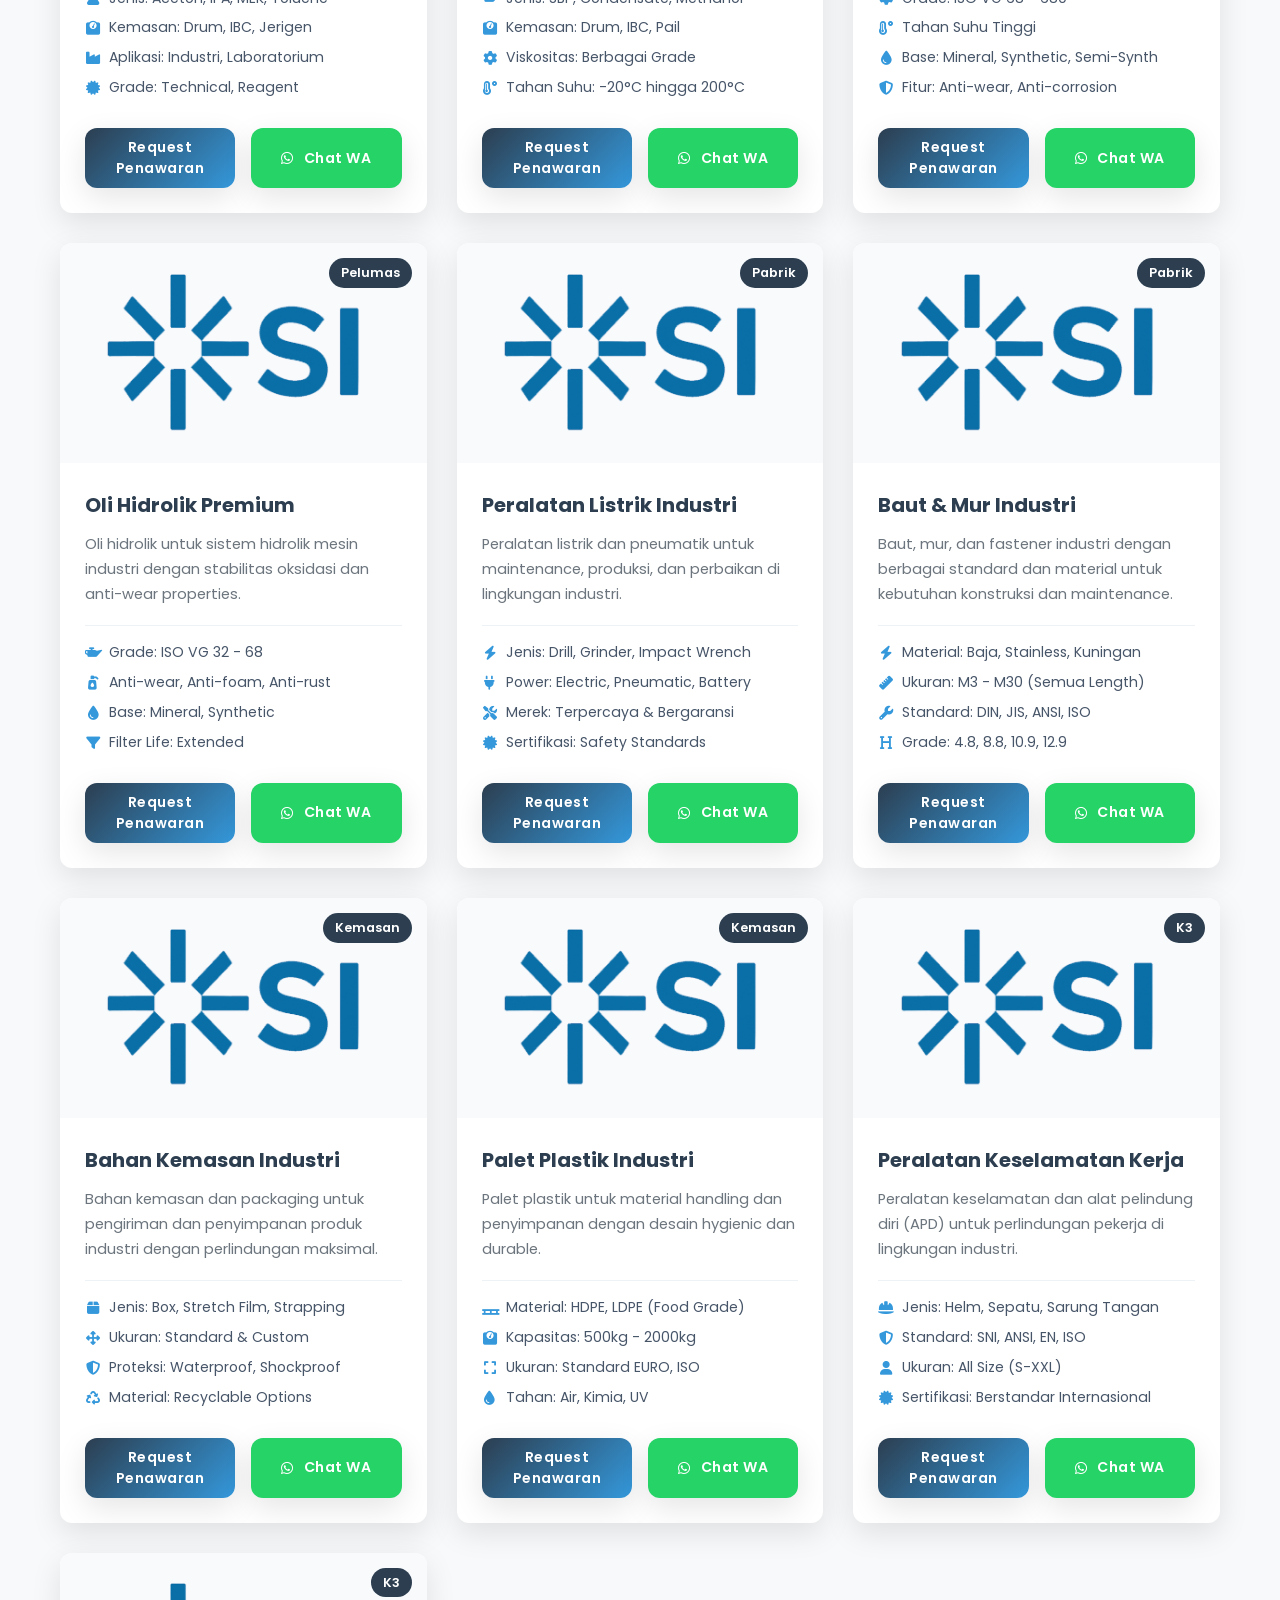
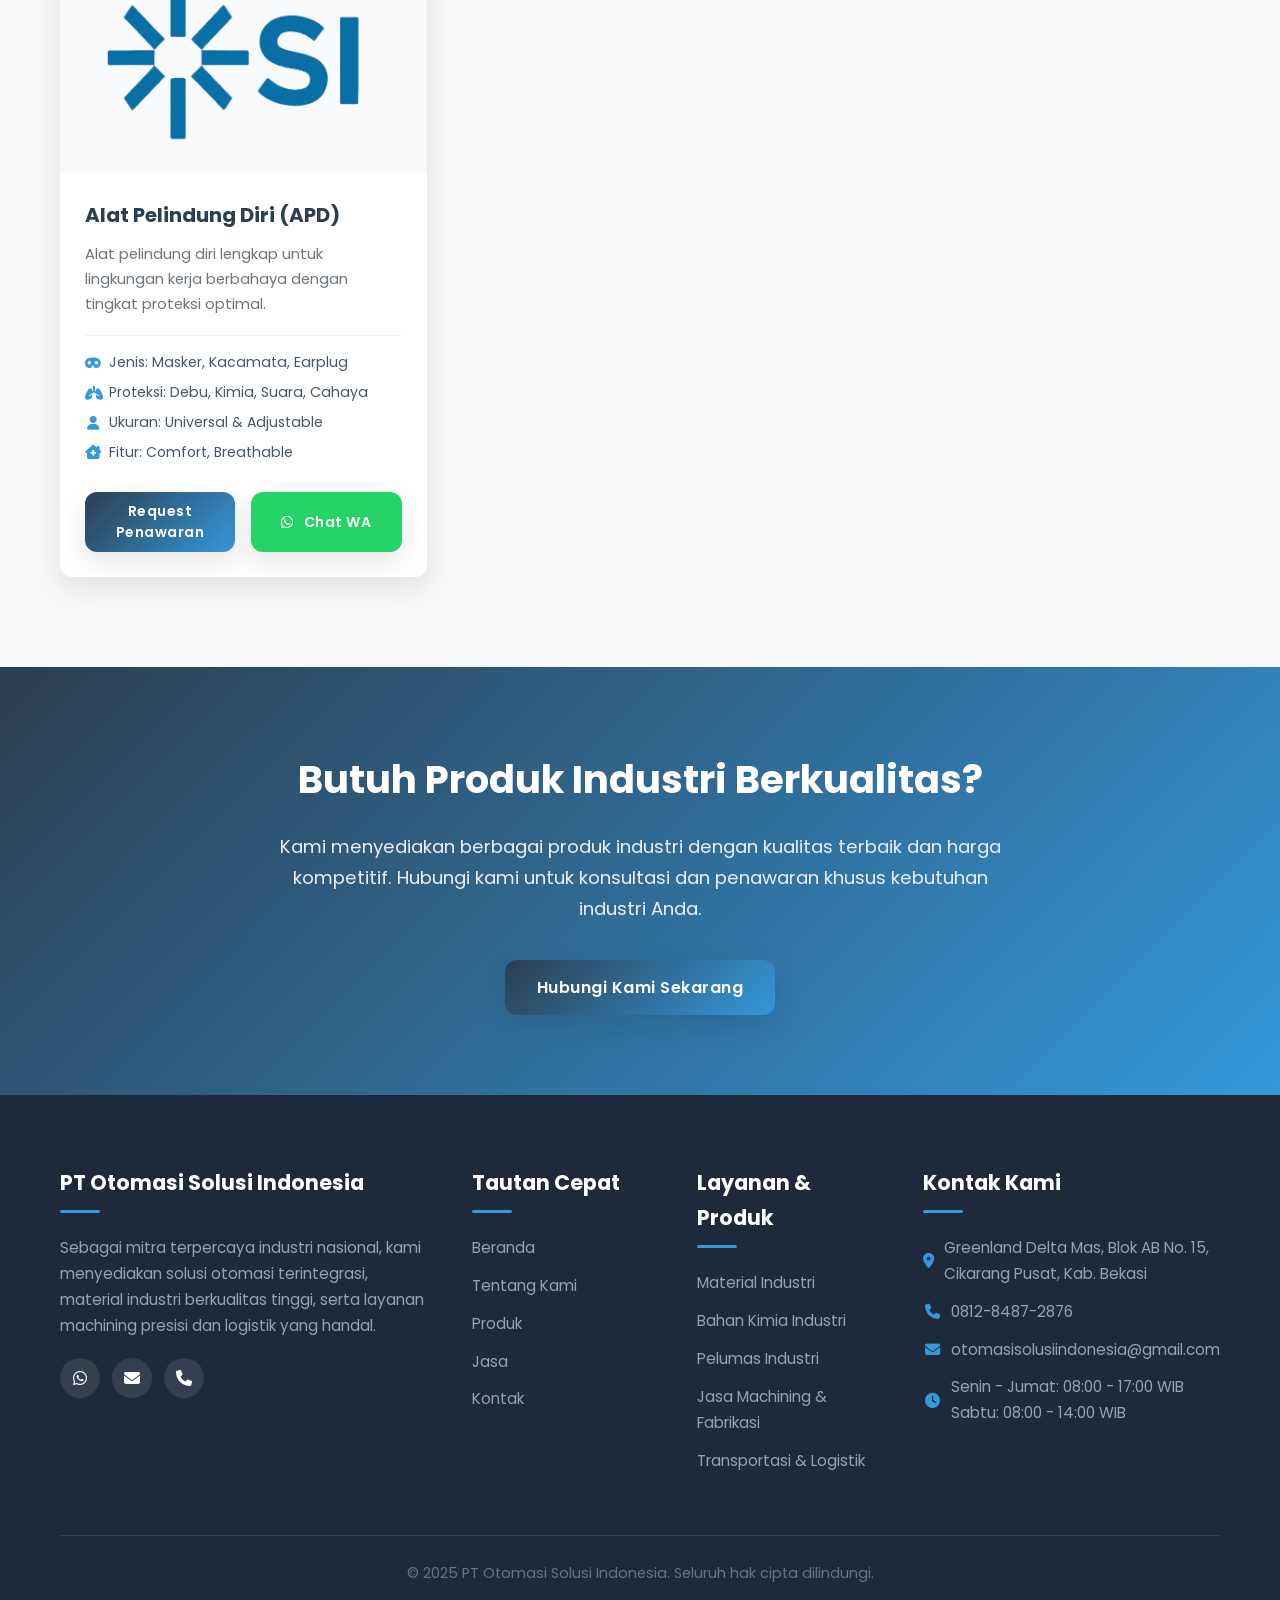
<file: product.html>
<!DOCTYPE html>
<html lang="id">
<head>
    <meta charset="UTF-8">
    <meta name="viewport" content="width=device-width, initial-scale=1.0">
    <title>Produk Industri & Material - PT Otomasi Solusi Indonesia</title>
    <meta name="description" content="Katalog produk material industri, bahan kimia khusus, pelumas pabrik, perlengkapan K3, dan peralatan manufaktur.">
    <link rel="icon" href="logoOSI.png" type="image/png">
    
    <!-- Open Graph -->
    <meta property="og:title" content="Produk Industri & Material - PT Otomasi Solusi Indonesia">
    <meta property="og:description" content="Katalog produk material industri, bahan kimia khusus, pelumas pabrik, perlengkapan K3, dan peralatan manufaktur.">
    <meta property="og:image" content="logoOSI.png">
    <meta property="og:type" content="website">

    <!-- Fonts & Icons -->
    <link rel="stylesheet" href="https://cdnjs.cloudflare.com/ajax/libs/font-awesome/6.4.0/css/all.min.css">
    <link href="https://fonts.googleapis.com/css2?family=Poppins:wght@300;400;500;600;700&display=swap" rel="stylesheet">
    <link rel="stylesheet" href="style.css">
</head>
<body>
    <!-- Header & Navigation -->
    <header>
        <div class="container">
            <nav>
                <a href="index.html" class="logo">
                    <img src="logoOSI.png" alt="Logo PT Otomasi Solusi Indonesia" style="height:60px;">
                    <span>PT OTOMASI SOLUSI INDONESIA</span>
                </a>
                <ul class="nav-links">
                    <li><a href="index.html">Beranda</a></li>
                    <li><a href="aboutus.html">Tentang Kami</a></li>
                    <li>
                        <a href="#" onclick="return false;">Layanan <i class="fas fa-chevron-down"></i></a>
                        <ul class="dropdown">
                            <li><a href="product.html">Produk</a></li>
                            <li><a href="services.html">Jasa</a></li>
                        </ul>
                    </li>
                    <li><a href="contact.html">Kontak</a></li>
                </ul>
                <div class="hamburger">
                    <i class="fas fa-bars"></i>
                </div>
            </nav>
        </div>
    </header>

    <!-- Breadcrumb -->
    <div class="breadcrumb">
        <div class="container">
            <div class="breadcrumb-content">
                <a href="index.html">Beranda</a>
                <span>></span>
                <span>Produk</span>
                <span>></span>
                <span>Semua Kategori</span>
            </div>
        </div>
    </div>

    <!-- Products Section -->
    <section class="section products" id="products">
        <div class="container">
            <h2 class="section-title">Produk <span>Kami</span></h2>
            
            <!-- Product Categories -->
            <div class="product-categories">
                <div class="category-tab active" data-category="all">Semua Produk</div>
                <div class="category-tab" data-category="material">Material Industri</div>
                <div class="category-tab" data-category="chemical">Bahan Kimia</div>
                <div class="category-tab" data-category="lubrication">Pelumas</div>
                <div class="category-tab" data-category="factory">Peralatan Pabrik</div>
                <div class="category-tab" data-category="packaging">Kemasan</div>
                <div class="category-tab" data-category="safety">K3 (Keselamatan)</div>
            </div>

            <!-- Products Grid -->
            <div class="products-grid">
                <!-- Material Industry -->
                <div class="product-card" data-category="material">
                    <div class="product-image">
                        <img src="logoOSI.png" alt="Stainless Steel">
                        <span class="product-badge">Material</span>
                    </div>
                    <div class="product-info">
                        <h3>Pelat Stainless Steel</h3>
                        <p class="product-description">Pelat stainless steel berkualitas tinggi dengan standar internasional untuk berbagai aplikasi industri manufaktur dan konstruksi.</p>
                        <ul class="product-specs">
                            <li><i class="fas fa-ruler"></i> Ketebalan: 2mm - 50mm</li>
                            <li><i class="fas fa-expand"></i> Ukuran: 4x8 feet, 5x10 feet</li>
                            <li><i class="fas fa-star"></i> Grade: 304, 316, 201, 430</li>
                            <li><i class="fas fa-certificate"></i> Sertifikasi: ISO 9001, SNI</li>
                        </ul>
                        <div class="product-actions">
                            <button class="btn" onclick="window.location.href='contact.html?subject=quotation'">Request Penawaran</button>
                        </div>
                    </div>
                </div>

                <div class="product-card" data-category="material">
                    <div class="product-image">
                        <img src="logoOSI.png" alt="Aluminum Plate">
                        <span class="product-badge">Material</span>
                    </div>
                    <div class="product-info">
                        <h3>Pelat Aluminium Industri</h3>
                        <p class="product-description">Pelat aluminium dengan berbagai grade untuk kebutuhan industri otomotif, aerospace, dan manufaktur.</p>
                        <ul class="product-specs">
                            <li><i class="fas fa-ruler"></i> Ketebalan: 1mm - 30mm</li>
                            <li><i class="fas fa-expand"></i> Ukuran: Standard & Custom</li>
                            <li><i class="fas fa-star"></i> Grade: 5052, 6061, 7075, 2024</li>
                            <li><i class="fas fa-weight"></i> Finish: Mill, Anodized, Brushed</li>
                        </ul>
                        <div class="product-actions">
                            <button class="btn" onclick="window.location.href='contact.html?subject=quotation'">Request Penawaran</button>
                        </div>
                    </div>
                </div>

                <div class="product-card" data-category="material">
                    <div class="product-image">
                        <img src="logoOSI.png" alt="Mesh Wire">
                        <span class="product-badge">Material</span>
                    </div>
                    <div class="product-info">
                        <h3>Kawat Mesh Stainless Steel</h3>
                        <p class="product-description">Kawat mesh stainless steel untuk aplikasi filtrasi, partisi, dan perlindungan dengan berbagai ukuran mesh.</p>
                        <ul class="product-specs">
                            <li><i class="fas fa-border-style"></i> Tipe: 304, 316, 201, 301</li>
                            <li><i class="fas fa-th"></i> Mesh: 10-100 (custom tersedia)</li>
                            <li><i class="fas fa-ruler"></i> Ketebalan: 0.1mm - 2mm</li>
                            <li><i class="fas fa-expand"></i> Ukuran Sheet: Custom</li>
                        </ul>
                        <div class="product-actions">
                            <button class="btn" onclick="window.location.href='contact.html?subject=quotation'">Request Penawaran</button>
                        </div>
                    </div>
                </div>

                <!-- Chemical and Oil -->
                <div class="product-card" data-category="chemical">
                    <div class="product-image">
                        <img src="logoOSI.png" alt="Chemical Products">
                        <span class="product-badge">Kimia</span>
                    </div>
                    <div class="product-info">
                        <h3>Bahan Kimia Industri</h3>
                        <p class="product-description">Bahan kimia industri dan pelarut berkualitas tinggi untuk berbagai aplikasi manufaktur, cleaning, dan processing.</p>
                        <ul class="product-specs">
                            <li><i class="fas fa-flask"></i> Jenis: Aceton, IPA, MEK, Toluene</li>
                            <li><i class="fas fa-weight"></i> Kemasan: Drum, IBC, Jerigen</li>
                            <li><i class="fas fa-industry"></i> Aplikasi: Industri, Laboratorium</li>
                            <li><i class="fas fa-certificate"></i> Grade: Technical, Reagent</li>
                        </ul>
                        <div class="product-actions">
                            <button class="btn" onclick="window.location.href='contact.html?subject=quotation'">Request Penawaran</button>
                        </div>
                    </div>
                </div>

                <div class="product-card" data-category="chemical">
                    <div class="product-image">
                        <img src="logoOSI.png" alt="Industrial Oil">
                        <span class="product-badge">Kimia</span>
                    </div>
                    <div class="product-info">
                        <h3>Oli Industri Khusus</h3>
                        <p class="product-description">Oli industri untuk berbagai aplikasi mesin dan peralatan dengan performa tinggi dan ketahanan optimal.</p>
                        <ul class="product-specs">
                            <li><i class="fas fa-oil-can"></i> Jenis: SBP, Condensate, Methanol</li>
                            <li><i class="fas fa-weight"></i> Kemasan: Drum, IBC, Pail</li>
                            <li><i class="fas fa-cog"></i> Viskositas: Berbagai Grade</li>
                            <li><i class="fas fa-temperature-high"></i> Tahan Suhu: -20°C hingga 200°C</li>
                        </ul>
                        <div class="product-actions">
                            <button class="btn" onclick="window.location.href='contact.html?subject=quotation'">Request Penawaran</button>
                        </div>
                    </div>
                </div>

                <!-- Lubrication Oil -->
                <div class="product-card" data-category="lubrication">
                    <div class="product-image">
                        <img src="logoOSI.png" alt="Gear Oil">
                        <span class="product-badge">Pelumas</span>
                    </div>
                    <div class="product-info">
                        <h3>Oli Gear Industri</h3>
                        <p class="product-description">Oli gear premium untuk transmisi dan sistem gearbox industri dengan perlindungan extreme pressure.</p>
                        <ul class="product-specs">
                            <li><i class="fas fa-cog"></i> Grade: ISO VG 68 - 680</li>
                            <li><i class="fas fa-temperature-high"></i> Tahan Suhu Tinggi</li>
                            <li><i class="fas fa-tint"></i> Base: Mineral, Synthetic, Semi-Synth</li>
                            <li><i class="fas fa-shield-alt"></i> Fitur: Anti-wear, Anti-corrosion</li>
                        </ul>
                        <div class="product-actions">
                            <button class="btn" onclick="window.location.href='contact.html?subject=quotation'">Request Penawaran</button>
                        </div>
                    </div>
                </div>

                <div class="product-card" data-category="lubrication">
                    <div class="product-image">
                        <img src="logoOSI.png" alt="Hydraulic Oil">
                        <span class="product-badge">Pelumas</span>
                    </div>
                    <div class="product-info">
                        <h3>Oli Hidrolik Premium</h3>
                        <p class="product-description">Oli hidrolik untuk sistem hidrolik mesin industri dengan stabilitas oksidasi dan anti-wear properties.</p>
                        <ul class="product-specs">
                            <li><i class="fas fa-oil-can"></i> Grade: ISO VG 32 - 68</li>
                            <li><i class="fas fa-pump-soap"></i> Anti-wear, Anti-foam, Anti-rust</li>
                            <li><i class="fas fa-tint"></i> Base: Mineral, Synthetic</li>
                            <li><i class="fas fa-filter"></i> Filter Life: Extended</li>
                        </ul>
                        <div class="product-actions">
                            <button class="btn" onclick="window.location.href='contact.html?subject=quotation'">Request Penawaran</button>
                        </div>
                    </div>
                </div>

                <!-- Factory Support -->
                <div class="product-card" data-category="factory">
                    <div class="product-image">
                        <img src="logoOSI.png" alt="Electrical Tools">
                        <span class="product-badge">Pabrik</span>
                    </div>
                    <div class="product-info">
                        <h3>Peralatan Listrik Industri</h3>
                        <p class="product-description">Peralatan listrik dan pneumatik untuk maintenance, produksi, dan perbaikan di lingkungan industri.</p>
                        <ul class="product-specs">
                            <li><i class="fas fa-bolt"></i> Jenis: Drill, Grinder, Impact Wrench</li>
                            <li><i class="fas fa-plug"></i> Power: Electric, Pneumatic, Battery</li>
                            <li><i class="fas fa-tools"></i> Merek: Terpercaya & Bergaransi</li>
                            <li><i class="fas fa-certificate"></i> Sertifikasi: Safety Standards</li>
                        </ul>
                        <div class="product-actions">
                            <button class="btn" onclick="window.location.href='contact.html?subject=quotation'">Request Penawaran</button>
                        </div>
                    </div>
                </div>

                <div class="product-card" data-category="factory">
                    <div class="product-image">
                        <img src="logoOSI.png" alt="Bolts and Nuts">
                        <span class="product-badge">Pabrik</span>
                    </div>
                    <div class="product-info">
                        <h3>Baut & Mur Industri</h3>
                        <p class="product-description">Baut, mur, dan fastener industri dengan berbagai standard dan material untuk kebutuhan konstruksi dan maintenance.</p>
                        <ul class="product-specs">
                            <li><i class="fas fa-bolt"></i> Material: Baja, Stainless, Kuningan</li>
                            <li><i class="fas fa-ruler"></i> Ukuran: M3 - M30 (Semua Length)</li>
                            <li><i class="fas fa-wrench"></i> Standard: DIN, JIS, ANSI, ISO</li>
                            <li><i class="fas fa-heading"></i> Grade: 4.8, 8.8, 10.9, 12.9</li>
                        </ul>
                        <div class="product-actions">
                            <button class="btn" onclick="window.location.href='contact.html?subject=quotation'">Request Penawaran</button>
                        </div>
                    </div>
                </div>

                <!-- Packaging -->
                <div class="product-card" data-category="packaging">
                    <div class="product-image">
                        <img src="logoOSI.png" alt="Packaging Materials">
                        <span class="product-badge">Kemasan</span>
                    </div>
                    <div class="product-info">
                        <h3>Bahan Kemasan Industri</h3>
                        <p class="product-description">Bahan kemasan dan packaging untuk pengiriman dan penyimpanan produk industri dengan perlindungan maksimal.</p>
                        <ul class="product-specs">
                            <li><i class="fas fa-box"></i> Jenis: Box, Stretch Film, Strapping</li>
                            <li><i class="fas fa-arrows-alt"></i> Ukuran: Standard & Custom</li>
                            <li><i class="fas fa-shield-alt"></i> Proteksi: Waterproof, Shockproof</li>
                            <li><i class="fas fa-recycle"></i> Material: Recyclable Options</li>
                        </ul>
                        <div class="product-actions">
                            <button class="btn" onclick="window.location.href='contact.html?subject=quotation'">Request Penawaran</button>
                        </div>
                    </div>
                </div>

                <div class="product-card" data-category="packaging">
                    <div class="product-image">
                        <img src="logoOSI.png" alt="Plastic Pallets">
                        <span class="product-badge">Kemasan</span>
                    </div>
                    <div class="product-info">
                        <h3>Palet Plastik Industri</h3>
                        <p class="product-description">Palet plastik untuk material handling dan penyimpanan dengan desain hygienic dan durable.</p>
                        <ul class="product-specs">
                            <li><i class="fas fa-pallet"></i> Material: HDPE, LDPE (Food Grade)</li>
                            <li><i class="fas fa-weight"></i> Kapasitas: 500kg - 2000kg</li>
                            <li><i class="fas fa-expand"></i> Ukuran: Standard EURO, ISO</li>
                            <li><i class="fas fa-tint"></i> Tahan: Air, Kimia, UV</li>
                        </ul>
                        <div class="product-actions">
                            <button class="btn" onclick="window.location.href='contact.html?subject=quotation'">Request Penawaran</button>
                        </div>
                    </div>
                </div>

                <!-- Safety -->
                <div class="product-card" data-category="safety">
                    <div class="product-image">
                        <img src="logoOSI.png" alt="Safety Equipment">
                        <span class="product-badge">K3</span>
                    </div>
                    <div class="product-info">
                        <h3>Peralatan Keselamatan Kerja</h3>
                        <p class="product-description">Peralatan keselamatan dan alat pelindung diri (APD) untuk perlindungan pekerja di lingkungan industri.</p>
                        <ul class="product-specs">
                            <li><i class="fas fa-hard-hat"></i> Jenis: Helm, Sepatu, Sarung Tangan</li>
                            <li><i class="fas fa-shield-alt"></i> Standard: SNI, ANSI, EN, ISO</li>
                            <li><i class="fas fa-user"></i> Ukuran: All Size (S-XXL)</li>
                            <li><i class="fas fa-certificate"></i> Sertifikasi: Berstandar Internasional</li>
                        </ul>
                        <div class="product-actions">
                            <button class="btn" onclick="window.location.href='contact.html?subject=quotation'">Request Penawaran</button>
                        </div>
                    </div>
                </div>

                <div class="product-card" data-category="safety">
                    <div class="product-image">
                        <img src="logoOSI.png" alt="Protective Gear">
                        <span class="product-badge">K3</span>
                    </div>
                    <div class="product-info">
                        <h3>Alat Pelindung Diri (APD)</h3>
                        <p class="product-description">Alat pelindung diri lengkap untuk lingkungan kerja berbahaya dengan tingkat proteksi optimal.</p>
                        <ul class="product-specs">
                            <li><i class="fas fa-mask"></i> Jenis: Masker, Kacamata, Earplug</li>
                            <li><i class="fas fa-lungs"></i> Proteksi: Debu, Kimia, Suara, Cahaya</li>
                            <li><i class="fas fa-user"></i> Ukuran: Universal & Adjustable</li>
                            <li><i class="fas fa-clinic-medical"></i> Fitur: Comfort, Breathable</li>
                        </ul>
                        <div class="product-actions">
                            <button class="btn" onclick="window.location.href='contact.html?subject=quotation'">Request Penawaran</button>
                        </div>
                    </div>
                </div>
            </div>
        </div>
    </section>

    <!-- CTA Section -->
    <section class="cta-section">
        <div class="container">
            <div class="cta-content">
                <h2>Butuh Produk Industri Berkualitas?</h2>
                <p>Kami menyediakan berbagai produk industri dengan kualitas terbaik dan harga kompetitif. Hubungi kami untuk konsultasi dan penawaran khusus kebutuhan industri Anda.</p>
                <a href="contact.html" class="btn">Hubungi Kami Sekarang</a>
            </div>
        </div>
    </section>

        <!-- Footer -->
    <footer>
        <div class="container">
            <div class="footer-content">
                <div class="footer-column">
                    <h3>PT Otomasi Solusi Indonesia</h3>
                    <p>Sebagai mitra terpercaya industri nasional, kami menyediakan solusi otomasi terintegrasi, material industri berkualitas tinggi, serta layanan machining presisi dan logistik yang handal.</p>
                    <div class="social-links">
                        <a href="https://wa.me/6281284872876" target="_blank" title="WhatsApp Kami" aria-label="WhatsApp"><i class="fab fa-whatsapp"></i></a>
                        <a href="mailto:otomasisolusiindonesia@gmail.com" title="Kirim Email" aria-label="Email"><i class="fas fa-envelope"></i></a>
                        <a href="tel:+6281284872876" title="Hubungi Telepon" aria-label="Telepon"><i class="fas fa-phone"></i></a>
                    </div>
                </div>
                <div class="footer-column">
                    <h3>Tautan Cepat</h3>
                    <ul class="footer-links">
                        <li><a href="index.html">Beranda</a></li>
                        <li><a href="aboutus.html">Tentang Kami</a></li>
                        <li><a href="product.html">Produk</a></li>
                        <li><a href="services.html">Jasa</a></li>
                        <li><a href="contact.html">Kontak</a></li>
                    </ul>
                </div>
                <div class="footer-column">
                    <h3>Layanan &amp; Produk</h3>
                    <ul class="footer-links">
                        <li><a href="product.html#material">Material Industri</a></li>
                        <li><a href="product.html#chemical">Bahan Kimia Industri</a></li>
                        <li><a href="product.html#lubrication">Pelumas Industri</a></li>
                        <li><a href="services.html#fabrication">Jasa Machining &amp; Fabrikasi</a></li>
                        <li><a href="services.html#transportation">Transportasi &amp; Logistik</a></li>
                    </ul>
                </div>
                <div class="footer-column">
                    <h3>Kontak Kami</h3>
                    <ul class="footer-links">
                        <li><i class="fas fa-map-marker-alt"></i> Greenland Delta Mas, Blok AB No. 15, Cikarang Pusat, Kab. Bekasi</li>
                        <li><i class="fas fa-phone"></i> <a href="tel:+6281284872876">0812-8487-2876</a></li>
                        <li><i class="fas fa-envelope"></i> <a href="mailto:otomasisolusiindonesia@gmail.com">otomasisolusiindonesia@gmail.com</a></li>
                        <li><i class="fas fa-clock"></i> Senin - Jumat: 08:00 - 17:00 WIB<br>Sabtu: 08:00 - 14:00 WIB</li>
                    </ul>
                </div>
            </div>
            <div class="copyright">
                <p>&copy; 2025 PT Otomasi Solusi Indonesia. Seluruh hak cipta dilindungi.</p>
            </div>
        </div>
    </footer>

    <!-- JavaScript -->
    <script src="main.js"></script>
</body>
</html>
</file>
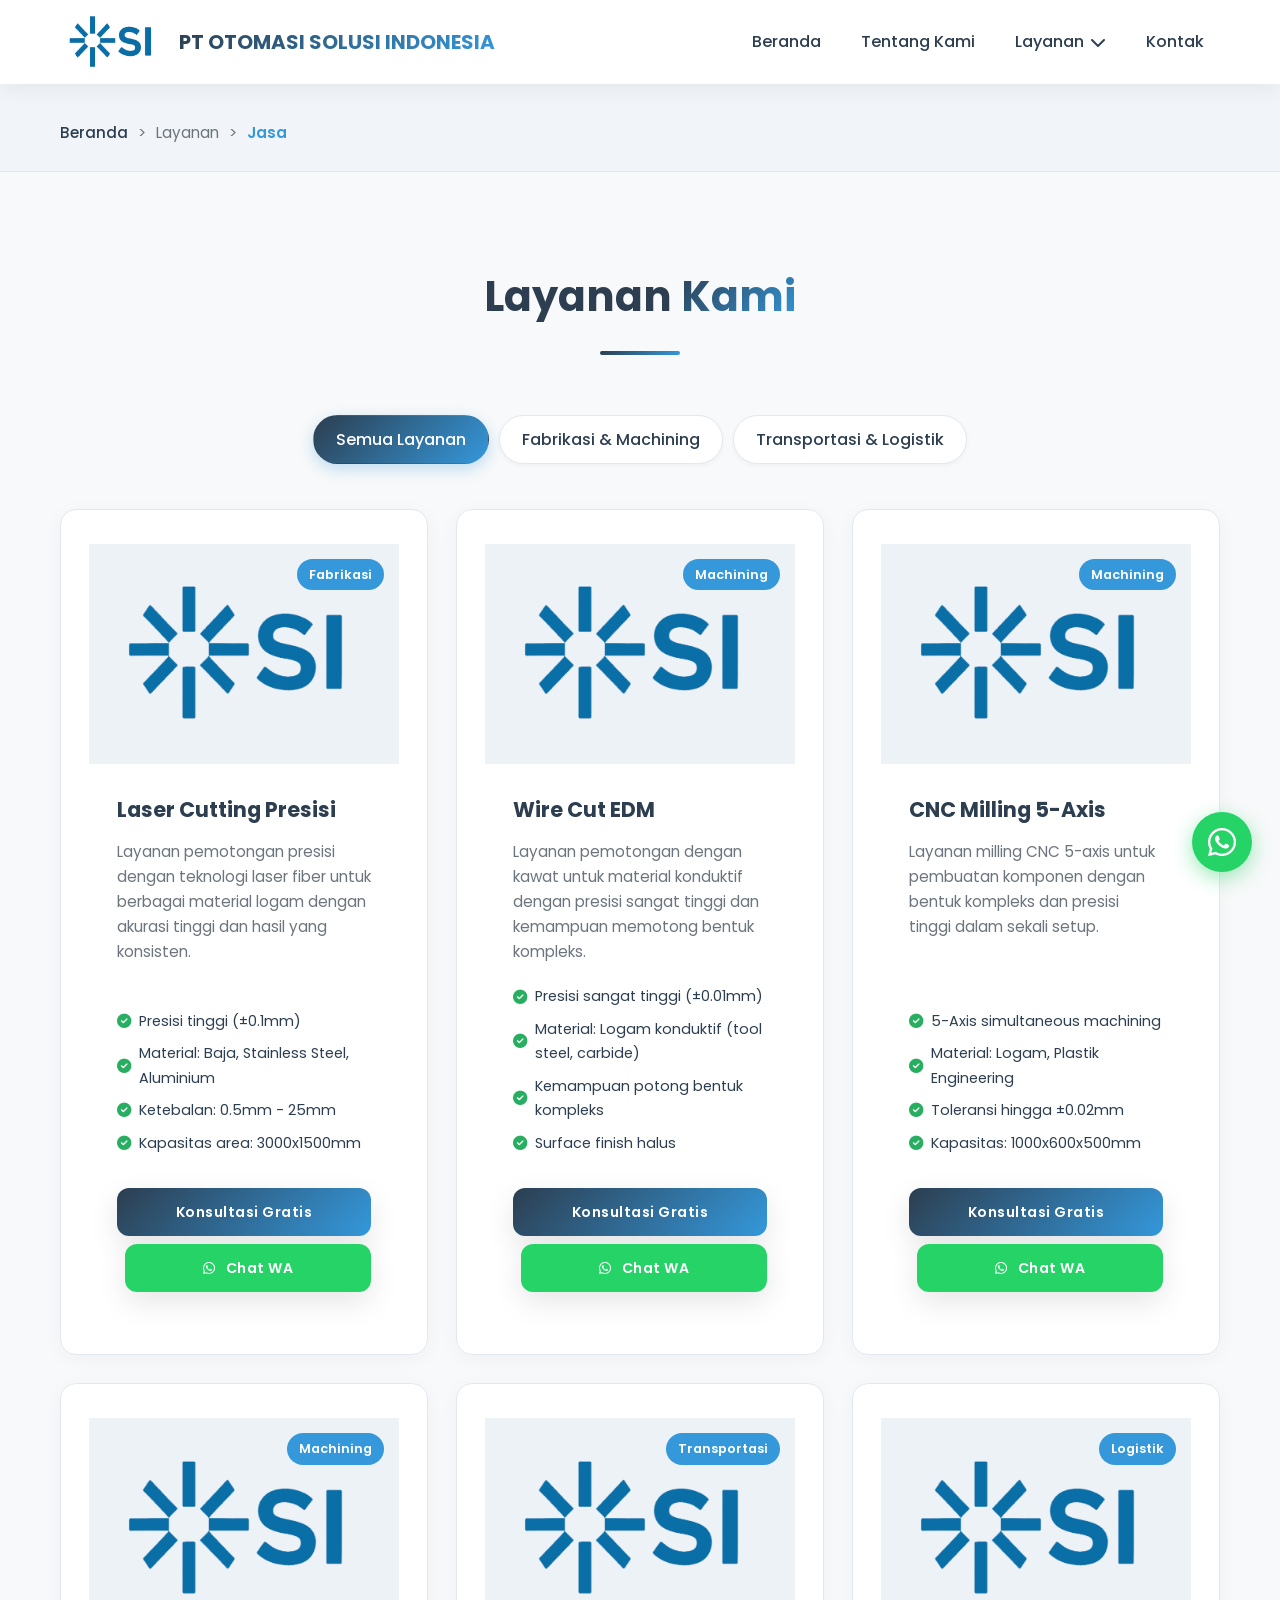
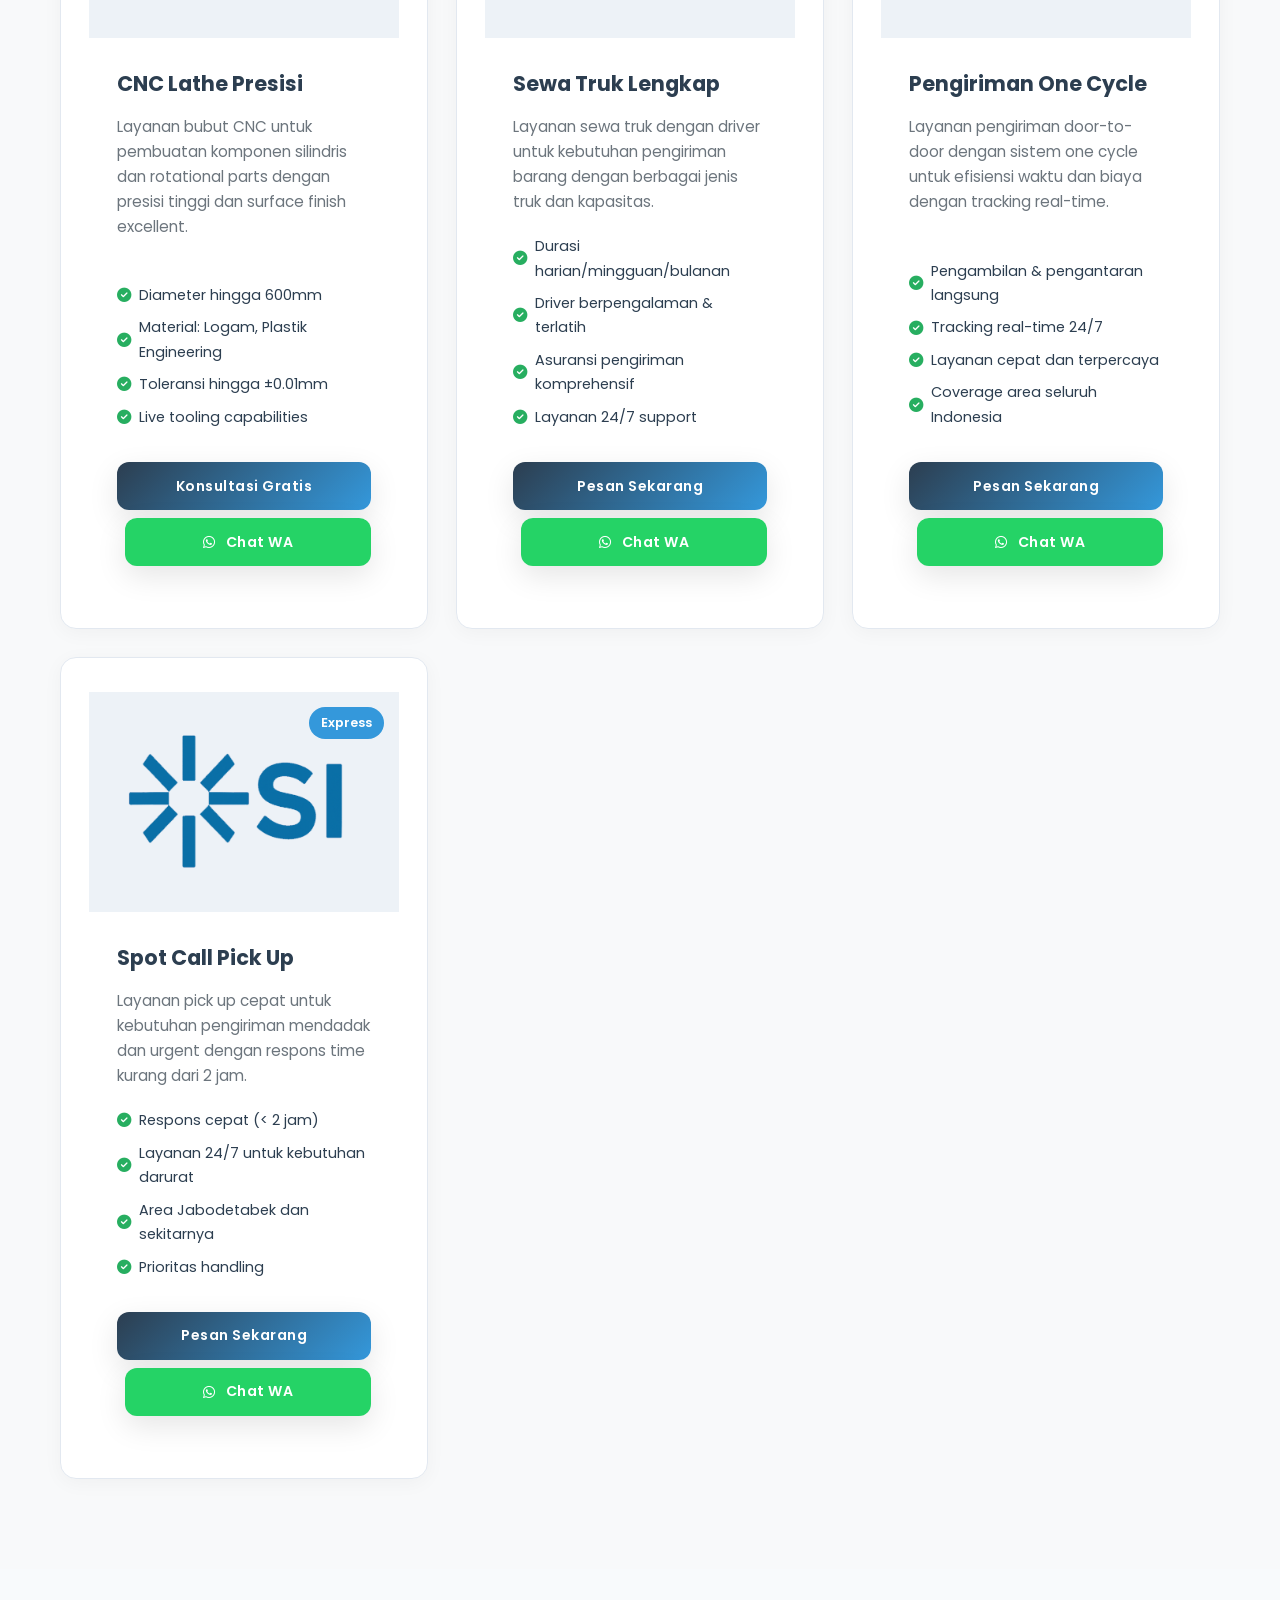
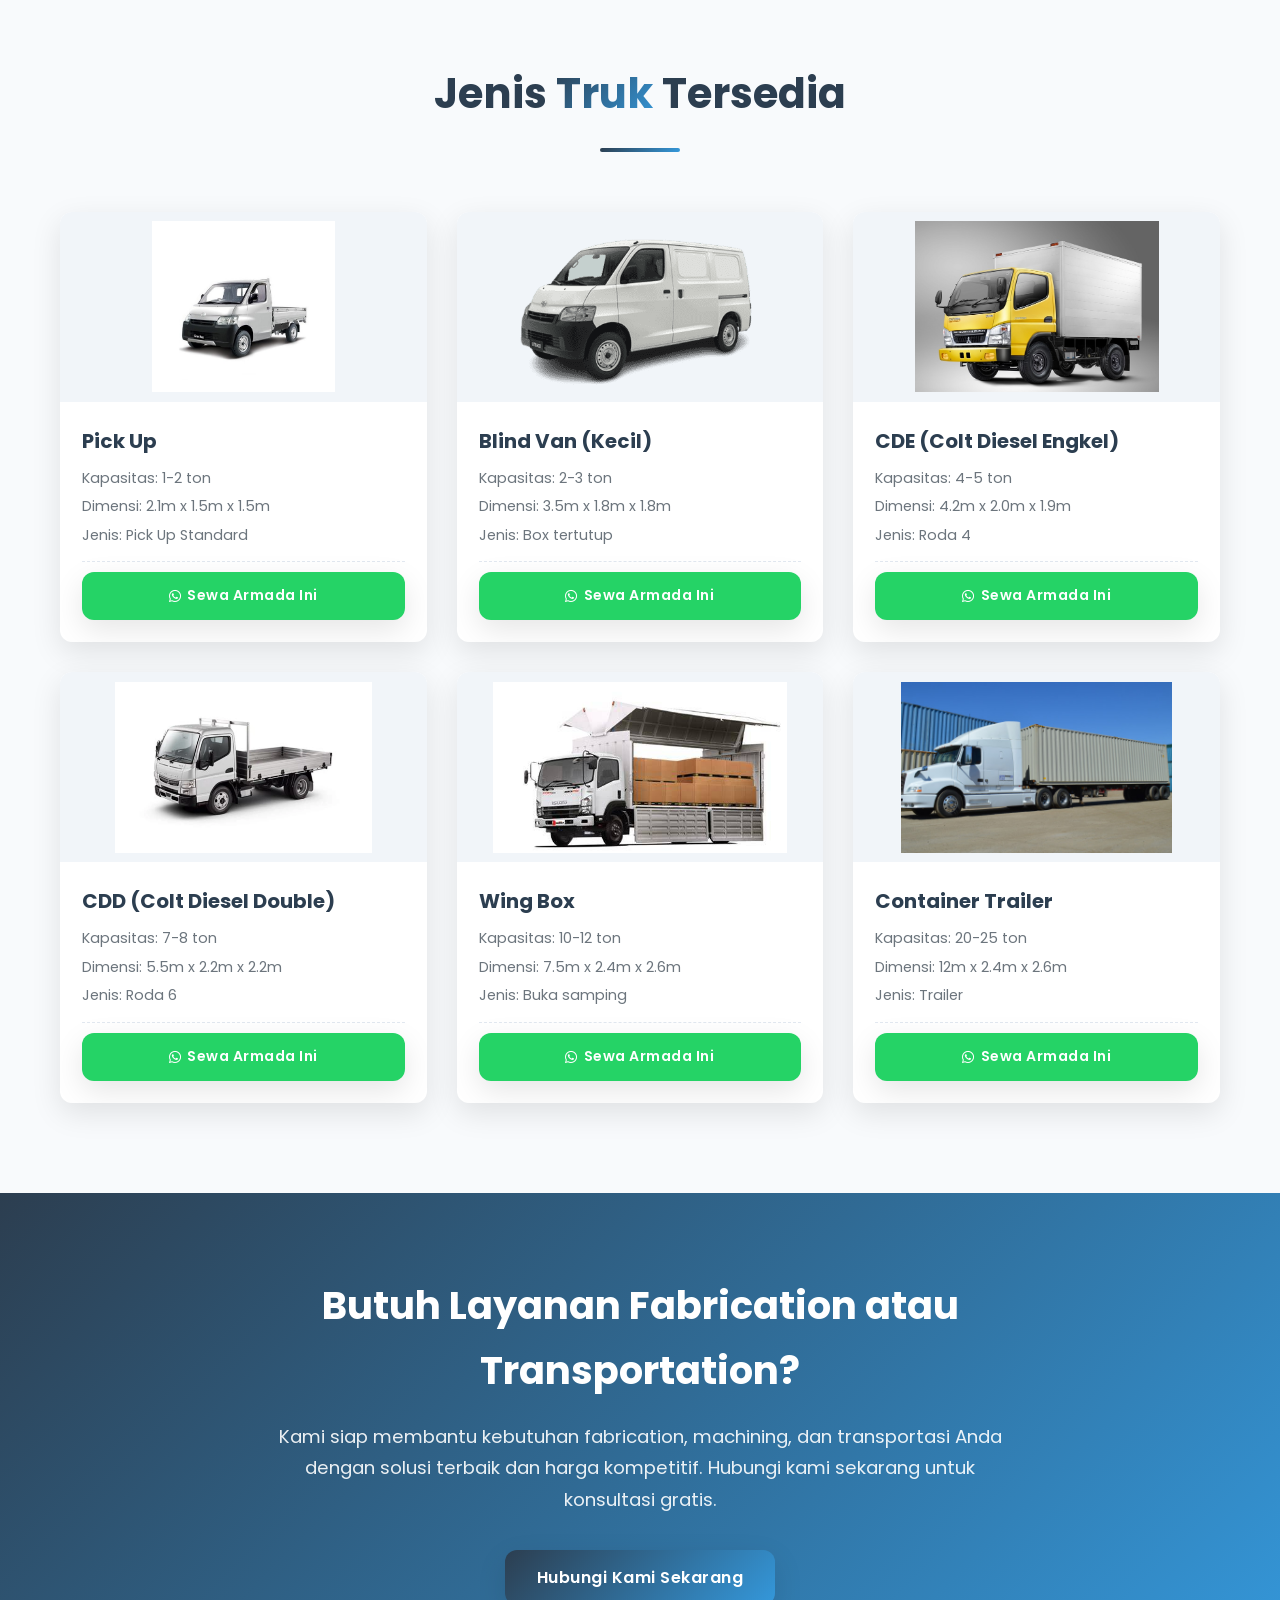
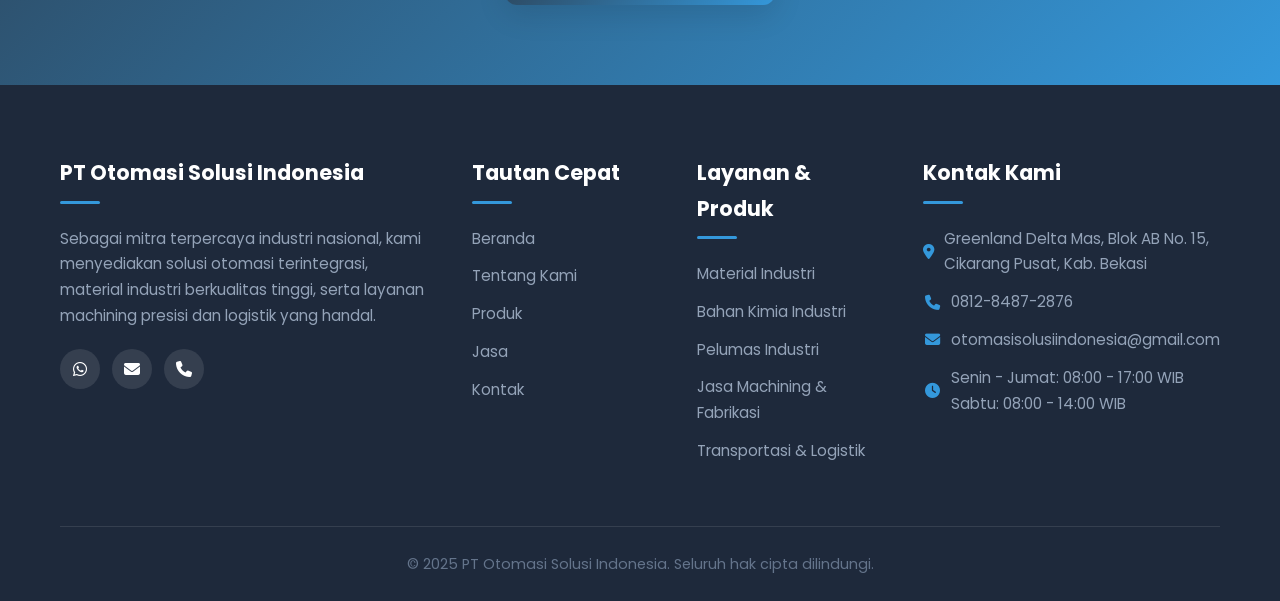
<file: services.html>
<!DOCTYPE html>
<html lang="id">
<head>
    <meta charset="UTF-8">
    <meta name="viewport" content="width=device-width, initial-scale=1.0">
    <title>Layanan & Jasa Industri - PT Otomasi Solusi Indonesia</title>
    <meta name="description" content="Layanan industrial automation, fabrikasi & presisi machining CNC, laser cutting, serta transportasi armada logistik.">
    <link rel="icon" href="logoOSI.png" type="image/png">
    
    <!-- Open Graph -->
    <meta property="og:title" content="Layanan & Jasa Industri - PT Otomasi Solusi Indonesia">
    <meta property="og:description" content="Layanan industrial automation, fabrikasi & presisi machining CNC, laser cutting, serta transportasi armada logistik.">
    <meta property="og:image" content="logoOSI.png">
    <meta property="og:type" content="website">

    <!-- Fonts & Icons -->
    <link rel="stylesheet" href="https://cdnjs.cloudflare.com/ajax/libs/font-awesome/6.4.0/css/all.min.css">
    <link href="https://fonts.googleapis.com/css2?family=Poppins:wght@300;400;500;600;700&display=swap" rel="stylesheet">
    <link rel="stylesheet" href="style.css">
</head>
<body>
    <!-- Header & Navigation -->
    <header>
        <div class="container">
            <nav>
                <a href="index.html" class="logo">
                    <img src="logoOSI.png" alt="Logo PT Otomasi Solusi Indonesia" style="height:60px;">
                    <span>PT OTOMASI SOLUSI INDONESIA</span>
                </a>
                <ul class="nav-links">
                    <li><a href="index.html">Beranda</a></li>
                    <li><a href="aboutus.html">Tentang Kami</a></li>
                    <li>
                        <a href="#" onclick="return false;">Layanan <i class="fas fa-chevron-down"></i></a>
                        <ul class="dropdown">
                            <li><a href="product.html">Produk</a></li>
                            <li><a href="services.html">Jasa</a></li>
                        </ul>
                    </li>
                    <li><a href="contact.html">Kontak</a></li>
                </ul>
                <div class="hamburger">
                    <i class="fas fa-bars"></i>
                </div>
            </nav>
        </div>
    </header>

    <!-- Breadcrumb -->
    <div class="breadcrumb">
        <div class="container">
            <div class="breadcrumb-content">
                <a href="index.html">Beranda</a>
                <span>></span>
                <span>Layanan</span>
                <span>></span>
                <span>Jasa</span>
            </div>
        </div>
    </div>

    <!-- Services Section -->
    <section class="section services" id="services">
        <div class="container">
            <h2 class="section-title">Layanan <span>Kami</span></h2>
            
            <!-- Service Categories -->
            <div class="service-categories">
                <div class="category-tab active" data-category="all">Semua Layanan</div>
                <div class="category-tab" data-category="fabrication">Fabrikasi & Machining</div>
                <div class="category-tab" data-category="transportation">Transportasi & Logistik</div>
            </div>

            <!-- Services Grid -->
            <div class="services-grid">
                <!-- Fabrication & Machining Services -->
                <div class="service-card" data-category="fabrication">
                    <div class="service-image">
                        <img src="logoOSI.png" alt="Laser Cutting">
                        <span class="service-badge">Fabrikasi</span>
                    </div>
                    <div class="service-info">
                        <h3>Laser Cutting Presisi</h3>
                        <p class="service-description">Layanan pemotongan presisi dengan teknologi laser fiber untuk berbagai material logam dengan akurasi tinggi dan hasil yang konsisten.</p>
                        <ul class="service-features">
                            <li><i class="fas fa-check-circle"></i> Presisi tinggi (±0.1mm)</li>
                            <li><i class="fas fa-check-circle"></i> Material: Baja, Stainless Steel, Aluminium</li>
                            <li><i class="fas fa-check-circle"></i> Ketebalan: 0.5mm - 25mm</li>
                            <li><i class="fas fa-check-circle"></i> Kapasitas area: 3000x1500mm</li>
                        </ul>
                        <div class="service-actions">
                            <button class="btn" onclick="window.location.href='contact.html?subject=service'">Konsultasi Gratis</button>
                        </div>
                    </div>
                </div>

                <div class="service-card" data-category="fabrication">
                    <div class="service-image">
                        <img src="logoOSI.png" alt="Wire Cut">
                        <span class="service-badge">Machining</span>
                    </div>
                    <div class="service-info">
                        <h3>Wire Cut EDM</h3>
                        <p class="service-description">Layanan pemotongan dengan kawat untuk material konduktif dengan presisi sangat tinggi dan kemampuan memotong bentuk kompleks.</p>
                        <ul class="service-features">
                            <li><i class="fas fa-check-circle"></i> Presisi sangat tinggi (±0.01mm)</li>
                            <li><i class="fas fa-check-circle"></i> Material: Logam konduktif (tool steel, carbide)</li>
                            <li><i class="fas fa-check-circle"></i> Kemampuan potong bentuk kompleks</li>
                            <li><i class="fas fa-check-circle"></i> Surface finish halus</li>
                        </ul>
                        <div class="service-actions">
                            <button class="btn" onclick="window.location.href='contact.html?subject=service'">Konsultasi Gratis</button>
                        </div>
                    </div>
                </div>

                <div class="service-card" data-category="fabrication">
                    <div class="service-image">
                        <img src="logoOSI.png" alt="CNC Milling">
                        <span class="service-badge">Machining</span>
                    </div>
                    <div class="service-info">
                        <h3>CNC Milling 5-Axis</h3>
                        <p class="service-description">Layanan milling CNC 5-axis untuk pembuatan komponen dengan bentuk kompleks dan presisi tinggi dalam sekali setup.</p>
                        <ul class="service-features">
                            <li><i class="fas fa-check-circle"></i> 5-Axis simultaneous machining</li>
                            <li><i class="fas fa-check-circle"></i> Material: Logam, Plastik Engineering</li>
                            <li><i class="fas fa-check-circle"></i> Toleransi hingga ±0.02mm</li>
                            <li><i class="fas fa-check-circle"></i> Kapasitas: 1000x600x500mm</li>
                        </ul>
                        <div class="service-actions">
                            <button class="btn" onclick="window.location.href='contact.html?subject=service'">Konsultasi Gratis</button>
                        </div>
                    </div>
                </div>

                <div class="service-card" data-category="fabrication">
                    <div class="service-image">
                        <img src="logoOSI.png" alt="CNC Lathe">
                        <span class="service-badge">Machining</span>
                    </div>
                    <div class="service-info">
                        <h3>CNC Lathe Presisi</h3>
                        <p class="service-description">Layanan bubut CNC untuk pembuatan komponen silindris dan rotational parts dengan presisi tinggi dan surface finish excellent.</p>
                        <ul class="service-features">
                            <li><i class="fas fa-check-circle"></i> Diameter hingga 600mm</li>
                            <li><i class="fas fa-check-circle"></i> Material: Logam, Plastik Engineering</li>
                            <li><i class="fas fa-check-circle"></i> Toleransi hingga ±0.01mm</li>
                            <li><i class="fas fa-check-circle"></i> Live tooling capabilities</li>
                        </ul>
                        <div class="service-actions">
                            <button class="btn" onclick="window.location.href='contact.html?subject=service'">Konsultasi Gratis</button>
                        </div>
                    </div>
                </div>

                <!-- Transportation Services -->
                <div class="service-card" data-category="transportation">
                    <div class="service-image">
                        <img src="logoOSI.png" alt="Rent Trucking">
                        <span class="service-badge">Transportasi</span>
                    </div>
                    <div class="service-info">
                        <h3>Sewa Truk Lengkap</h3>
                        <p class="service-description">Layanan sewa truk dengan driver untuk kebutuhan pengiriman barang dengan berbagai jenis truk dan kapasitas.</p>
                        <ul class="service-features">
                            <li><i class="fas fa-check-circle"></i> Durasi harian/mingguan/bulanan</li>
                            <li><i class="fas fa-check-circle"></i> Driver berpengalaman & terlatih</li>
                            <li><i class="fas fa-check-circle"></i> Asuransi pengiriman komprehensif</li>
                            <li><i class="fas fa-check-circle"></i> Layanan 24/7 support</li>
                        </ul>
                        <div class="service-actions">
                            <button class="btn" onclick="window.location.href='contact.html?subject=service'">Pesan Sekarang</button>
                        </div>
                    </div>
                </div>

                <div class="service-card" data-category="transportation">
                    <div class="service-image">
                        <img src="logoOSI.png" alt="Delivery One Cycle">
                        <span class="service-badge">Logistik</span>
                    </div>
                    <div class="service-info">
                        <h3>Pengiriman One Cycle</h3>
                        <p class="service-description">Layanan pengiriman door-to-door dengan sistem one cycle untuk efisiensi waktu dan biaya dengan tracking real-time.</p>
                        <ul class="service-features">
                            <li><i class="fas fa-check-circle"></i> Pengambilan & pengantaran langsung</li>
                            <li><i class="fas fa-check-circle"></i> Tracking real-time 24/7</li>
                            <li><i class="fas fa-check-circle"></i> Layanan cepat dan terpercaya</li>
                            <li><i class="fas fa-check-circle"></i> Coverage area seluruh Indonesia</li>
                        </ul>
                        <div class="service-actions">
                            <button class="btn" onclick="window.location.href='contact.html?subject=service'">Pesan Sekarang</button>
                        </div>
                    </div>
                </div>

                <div class="service-card" data-category="transportation">
                    <div class="service-image">
                        <img src="logoOSI.png" alt="Spot Call Pick Up">
                        <span class="service-badge">Express</span>
                    </div>
                    <div class="service-info">
                        <h3>Spot Call Pick Up</h3>
                        <p class="service-description">Layanan pick up cepat untuk kebutuhan pengiriman mendadak dan urgent dengan respons time kurang dari 2 jam.</p>
                        <ul class="service-features">
                            <li><i class="fas fa-check-circle"></i> Respons cepat (< 2 jam)</li>
                            <li><i class="fas fa-check-circle"></i> Layanan 24/7 untuk kebutuhan darurat</li>
                            <li><i class="fas fa-check-circle"></i> Area Jabodetabek dan sekitarnya</li>
                            <li><i class="fas fa-check-circle"></i> Prioritas handling</li>
                        </ul>
                        <div class="service-actions">
                            <button class="btn" onclick="window.location.href='contact.html?subject=service'">Pesan Sekarang</button>
                        </div>
                    </div>
                </div>
            </div>
        </div>
    </section>

    <!-- Truck Types Section -->
    <section class="section truck-types" id="truck-types">
        <div class="container">
            <h2 class="section-title">Jenis <span>Truk</span> Tersedia</h2>
            <div class="truck-grid">
                <div class="truck-card">
                    <div class="truck-image">
                        <img src="9.jpg" alt="Pick Up">
                    </div>
                    <div class="truck-info">
                        <h3>Pick Up</h3>
                        <p class="truck-capacity">Kapasitas: 1-2 ton</p>
                        <p class="truck-capacity">Dimensi: 2.1m x 1.5m x 1.5m</p>
                        <p class="truck-capacity">Jenis: Pick Up Standard</p>
                    <div class="truck-actions" style="margin-top: 14px; padding-top: 10px; border-top: 1px dashed #e2e8f0;">
                            <a href="https://wa.me/6281284872876?text=Halo%20PT%20Otomasi%20Solusi%20Indonesia,%20saya%20tertarik%20untuk%20menyewa%20armada%20logistik:%20*Pick%20Up*" target="_blank" class="btn btn-wa btn-sm" style="width: 100%; text-align: center; display: inline-flex; justify-content: center; align-items: center; gap: 6px;"><i class="fab fa-whatsapp"></i> Sewa Armada Ini</a>
                        </div>
                    </div>
                </div>

                <div class="truck-card">
                    <div class="truck-image">
                        <img src="Toyota_Lite_Ace_Panel_Van-removebg-preview-480x262.png" alt="Blind Van (Small)">
                    </div>
                    <div class="truck-info">
                        <h3>Blind Van (Kecil)</h3>
                        <p class="truck-capacity">Kapasitas: 2-3 ton</p>
                        <p class="truck-capacity">Dimensi: 3.5m x 1.8m x 1.8m</p>
                        <p class="truck-capacity">Jenis: Box tertutup</p>
                    <div class="truck-actions" style="margin-top: 14px; padding-top: 10px; border-top: 1px dashed #e2e8f0;">
                            <a href="https://wa.me/6281284872876?text=Halo%20PT%20Otomasi%20Solusi%20Indonesia,%20saya%20tertarik%20untuk%20menyewa%20armada%20logistik:%20*Blind%20Van%20(Kecil)*" target="_blank" class="btn btn-wa btn-sm" style="width: 100%; text-align: center; display: inline-flex; justify-content: center; align-items: center; gap: 6px;"><i class="fab fa-whatsapp"></i> Sewa Armada Ini</a>
                        </div>
                    </div>
                </div>

                <div class="truck-card">
                    <div class="truck-image">
                        <img src="Dealer-Mitsubishi-Colt-Diesel-FE-71-4-Ban-110-PS-Surabaya.jpg" alt="CDE (Colt Diesel Engkel)">
                    </div>
                    <div class="truck-info">
                        <h3>CDE (Colt Diesel Engkel)</h3>
                        <p class="truck-capacity">Kapasitas: 4-5 ton</p>
                        <p class="truck-capacity">Dimensi: 4.2m x 2.0m x 1.9m</p>
                        <p class="truck-capacity">Jenis: Roda 4</p>
                    <div class="truck-actions" style="margin-top: 14px; padding-top: 10px; border-top: 1px dashed #e2e8f0;">
                            <a href="https://wa.me/6281284872876?text=Halo%20PT%20Otomasi%20Solusi%20Indonesia,%20saya%20tertarik%20untuk%20menyewa%20armada%20logistik:%20*CDE%20(Colt%20Diesel%20Engkel)*" target="_blank" class="btn btn-wa btn-sm" style="width: 100%; text-align: center; display: inline-flex; justify-content: center; align-items: center; gap: 6px;"><i class="fab fa-whatsapp"></i> Sewa Armada Ini</a>
                        </div>
                    </div>
                </div>

                <div class="truck-card">
                    <div class="truck-image">
                        <img src="OIP.webp" alt="CDD (Colt Diesel Double)">
                    </div>
                    <div class="truck-info">
                        <h3>CDD (Colt Diesel Double)</h3>
                        <p class="truck-capacity">Kapasitas: 7-8 ton</p>
                        <p class="truck-capacity">Dimensi: 5.5m x 2.2m x 2.2m</p>
                        <p class="truck-capacity">Jenis: Roda 6</p>
                    <div class="truck-actions" style="margin-top: 14px; padding-top: 10px; border-top: 1px dashed #e2e8f0;">
                            <a href="https://wa.me/6281284872876?text=Halo%20PT%20Otomasi%20Solusi%20Indonesia,%20saya%20tertarik%20untuk%20menyewa%20armada%20logistik:%20*CDD%20(Colt%20Diesel%20Double)*" target="_blank" class="btn btn-wa btn-sm" style="width: 100%; text-align: center; display: inline-flex; justify-content: center; align-items: center; gap: 6px;"><i class="fab fa-whatsapp"></i> Sewa Armada Ini</a>
                        </div>
                    </div>
                </div>

                <div class="truck-card">
                    <div class="truck-image">
                        <img src="OIP2.jpg" alt="Wing Box">
                    </div>
                    <div class="truck-info">
                        <h3>Wing Box</h3>
                        <p class="truck-capacity">Kapasitas: 10-12 ton</p>
                        <p class="truck-capacity">Dimensi: 7.5m x 2.4m x 2.6m</p>
                        <p class="truck-capacity">Jenis: Buka samping</p>
                    <div class="truck-actions" style="margin-top: 14px; padding-top: 10px; border-top: 1px dashed #e2e8f0;">
                            <a href="https://wa.me/6281284872876?text=Halo%20PT%20Otomasi%20Solusi%20Indonesia,%20saya%20tertarik%20untuk%20menyewa%20armada%20logistik:%20*Wing%20Box*" target="_blank" class="btn btn-wa btn-sm" style="width: 100%; text-align: center; display: inline-flex; justify-content: center; align-items: center; gap: 6px;"><i class="fab fa-whatsapp"></i> Sewa Armada Ini</a>
                        </div>
                    </div>
                </div>

                <div class="truck-card">
                    <div class="truck-image">
                        <img src="website-masthead-wsi-5-580x366.jpg" alt="Container Trailer">
                    </div>
                    <div class="truck-info">
                        <h3>Container Trailer</h3>
                        <p class="truck-capacity">Kapasitas: 20-25 ton</p>
                        <p class="truck-capacity">Dimensi: 12m x 2.4m x 2.6m</p>
                        <p class="truck-capacity">Jenis: Trailer</p>
                    <div class="truck-actions" style="margin-top: 14px; padding-top: 10px; border-top: 1px dashed #e2e8f0;">
                            <a href="https://wa.me/6281284872876?text=Halo%20PT%20Otomasi%20Solusi%20Indonesia,%20saya%20tertarik%20untuk%20menyewa%20armada%20logistik:%20*Container%20Trailer*" target="_blank" class="btn btn-wa btn-sm" style="width: 100%; text-align: center; display: inline-flex; justify-content: center; align-items: center; gap: 6px;"><i class="fab fa-whatsapp"></i> Sewa Armada Ini</a>
                        </div>
                    </div>
                </div>
            </div>
        </div>
    </section>

    <!-- CTA Section -->
    <section class="cta-section">
        <div class="container">
            <div class="cta-content">
                <h2>Butuh Layanan Fabrication atau Transportation?</h2>
                <p>Kami siap membantu kebutuhan fabrication, machining, dan transportasi Anda dengan solusi terbaik dan harga kompetitif. Hubungi kami sekarang untuk konsultasi gratis.</p>
                <a href="contact.html" class="btn">Hubungi Kami Sekarang</a>
            </div>
        </div>
    </section>

        <!-- Footer -->
    <footer>
        <div class="container">
            <div class="footer-content">
                <div class="footer-column">
                    <h3>PT Otomasi Solusi Indonesia</h3>
                    <p>Sebagai mitra terpercaya industri nasional, kami menyediakan solusi otomasi terintegrasi, material industri berkualitas tinggi, serta layanan machining presisi dan logistik yang handal.</p>
                    <div class="social-links">
                        <a href="https://wa.me/6281284872876" target="_blank" title="WhatsApp Kami" aria-label="WhatsApp"><i class="fab fa-whatsapp"></i></a>
                        <a href="mailto:otomasisolusiindonesia@gmail.com" title="Kirim Email" aria-label="Email"><i class="fas fa-envelope"></i></a>
                        <a href="tel:+6281284872876" title="Hubungi Telepon" aria-label="Telepon"><i class="fas fa-phone"></i></a>
                    </div>
                </div>
                <div class="footer-column">
                    <h3>Tautan Cepat</h3>
                    <ul class="footer-links">
                        <li><a href="index.html">Beranda</a></li>
                        <li><a href="aboutus.html">Tentang Kami</a></li>
                        <li><a href="product.html">Produk</a></li>
                        <li><a href="services.html">Jasa</a></li>
                        <li><a href="contact.html">Kontak</a></li>
                    </ul>
                </div>
                <div class="footer-column">
                    <h3>Layanan &amp; Produk</h3>
                    <ul class="footer-links">
                        <li><a href="product.html#material">Material Industri</a></li>
                        <li><a href="product.html#chemical">Bahan Kimia Industri</a></li>
                        <li><a href="product.html#lubrication">Pelumas Industri</a></li>
                        <li><a href="services.html#fabrication">Jasa Machining &amp; Fabrikasi</a></li>
                        <li><a href="services.html#transportation">Transportasi &amp; Logistik</a></li>
                    </ul>
                </div>
                <div class="footer-column">
                    <h3>Kontak Kami</h3>
                    <ul class="footer-links">
                        <li><i class="fas fa-map-marker-alt"></i> Greenland Delta Mas, Blok AB No. 15, Cikarang Pusat, Kab. Bekasi</li>
                        <li><i class="fas fa-phone"></i> <a href="tel:+6281284872876">0812-8487-2876</a></li>
                        <li><i class="fas fa-envelope"></i> <a href="mailto:otomasisolusiindonesia@gmail.com">otomasisolusiindonesia@gmail.com</a></li>
                        <li><i class="fas fa-clock"></i> Senin - Jumat: 08:00 - 17:00 WIB<br>Sabtu: 08:00 - 14:00 WIB</li>
                    </ul>
                </div>
            </div>
            <div class="copyright">
                <p>&copy; 2025 PT Otomasi Solusi Indonesia. Seluruh hak cipta dilindungi.</p>
            </div>
        </div>
    </footer>

    <!-- JavaScript -->
    <script src="main.js"></script>
</body>
</html>
</file>
<file: style.css>
/* ========================================================
   PT OTOMASI SOLUSI INDONESIA - MAIN STYLESHEET
   Unified, Responsive, and Clean Architecture
   ======================================================== */

/* --- 1. CSS VARIABLES & THEME --- */
:root {
    --primary: #2c3e50;
    --secondary: #3498db;
    --accent: #e74c3c;
    --light: #f8f9fa;
    --dark: #2c3e50;
    --gray: #6c757d;
    --success: #27ae60;
    --transition: all 0.3s ease;
    --shadow: 0 10px 30px rgba(0, 0, 0, 0.1);
    --shadow-hover: 0 20px 40px rgba(0, 0, 0, 0.15);
    --radius: 12px;
    --radius-sm: 8px;
    --radius-full: 50px;
    --gradient: linear-gradient(135deg, var(--primary), var(--secondary));
    --gradient-reverse: linear-gradient(135deg, var(--secondary), var(--primary));
}

/* --- 2. GLOBAL RESET & TYPOGRAPHY --- */
* {
    margin: 0;
    padding: 0;
    box-sizing: border-box;
    font-family: 'Poppins', 'Segoe UI', Tahoma, Geneva, Verdana, sans-serif;
}

html {
    scroll-behavior: smooth;
    scroll-padding-top: 90px;
}

body {
    color: var(--dark);
    background-color: var(--light);
    line-height: 1.7;
    overflow-x: hidden;
}

a {
    text-decoration: none;
    color: inherit;
    transition: var(--transition);
}

ul {
    list-style: none;
}

img {
    max-width: 100%;
    height: auto;
    display: block;
}

.container {
    width: 100%;
    max-width: 1200px;
    margin: 0 auto;
    padding: 0 20px;
}

.text-center {
    text-align: center;
}

.section {
    padding: 90px 0;
}

.section-title {
    text-align: center;
    margin-bottom: 60px;
    font-size: 2.6rem;
    color: var(--dark);
    position: relative;
    font-weight: 700;
}

.section-title:after {
    content: '';
    display: block;
    width: 80px;
    height: 4px;
    background: var(--gradient);
    margin: 18px auto 0;
    border-radius: 10px;
}

.section-title span {
    background: var(--gradient);
    -webkit-background-clip: text;
    background-clip: text;
    color: transparent;
    position: relative;
}

.section-subtitle {
    text-align: center;
    color: var(--gray);
    font-size: 1.15rem;
    max-width: 700px;
    margin: -40px auto 50px;
    line-height: 1.6;
}

/* --- 3. BUTTONS & UI COMPONENTS --- */
.btn {
    display: inline-flex;
    align-items: center;
    justify-content: center;
    gap: 10px;
    padding: 14px 32px;
    background: var(--gradient);
    color: white !important;
    border-radius: var(--radius);
    font-weight: 600;
    transition: var(--transition);
    border: none;
    cursor: pointer;
    letter-spacing: 0.5px;
    font-size: 1rem;
    box-shadow: var(--shadow);
    position: relative;
    overflow: hidden;
    z-index: 1;
    min-height: 48px;
}

.btn:before {
    content: '';
    position: absolute;
    top: 0;
    left: 0;
    width: 100%;
    height: 100%;
    background: var(--gradient-reverse);
    opacity: 0;
    transition: var(--transition);
    z-index: -1;
}

.btn:hover {
    transform: translateY(-3px);
    box-shadow: 0 15px 35px rgba(52, 152, 219, 0.25);
}

.btn:hover:before {
    opacity: 1;
}

.btn i {
    transition: var(--transition);
}

.btn:hover i {
    transform: translateX(4px);
}

.btn-outline {
    background: transparent;
    border: 2px solid var(--primary);
    color: var(--primary) !important;
}

.btn-outline:hover {
    background: var(--primary);
    color: white !important;
}

.btn-white {
    background: white;
    color: var(--primary) !important;
}

.btn-white:hover {
    background: #f8f9fa;
    color: var(--secondary) !important;
}

.btn-sm {
    padding: 8px 16px;
    font-size: 0.88rem;
}

.btn-wa {
    background: #25d366;
    color: white !important;
}

.btn-wa:hover {
    background: #20ba5a;
    box-shadow: 0 4px 15px rgba(37, 211, 102, 0.4);
    transform: translateY(-2px);
}

/* --- 4. HEADER & NAVIGATION --- */
header {
    position: fixed;
    top: 0;
    left: 0;
    width: 100%;
    z-index: 1000;
    background: rgba(255, 255, 255, 0.98);
    box-shadow: 0 5px 20px rgba(0, 0, 0, 0.06);
    transition: var(--transition);
    backdrop-filter: blur(10px);
}

header.scrolled {
    box-shadow: 0 5px 25px rgba(0, 0, 0, 0.12);
}

nav {
    display: flex;
    justify-content: space-between;
    align-items: center;
    padding: 12px 0;
}

.logo {
    display: flex;
    align-items: center;
    font-size: 1.25rem;
    font-weight: 700;
    color: var(--primary);
}

.logo img {
    height: 52px;
    width: auto;
    margin-right: 12px;
    transition: var(--transition);
}

.logo:hover img {
    transform: scale(1.05);
}

.logo span {
    background: var(--gradient);
    -webkit-background-clip: text;
    background-clip: text;
    color: transparent;
    font-weight: 700;
}

.nav-links {
    display: flex;
    align-items: center;
    gap: 8px;
}

.nav-links > li {
    position: relative;
}

.nav-links a {
    font-weight: 500;
    padding: 10px 16px;
    display: flex;
    align-items: center;
    gap: 6px;
    border-radius: var(--radius-sm);
    font-size: 1rem;
    color: var(--dark);
    position: relative;
}

.nav-links a:hover,
.nav-links a.active {
    color: var(--secondary);
}

.nav-links > li > a:after {
    content: '';
    position: absolute;
    bottom: 2px;
    left: 50%;
    width: 0;
    height: 2px;
    background: var(--gradient);
    transition: var(--transition);
    transform: translateX(-50%);
}

.nav-links > li > a:hover:after,
.nav-links > li > a.active:after {
    width: 60%;
}

.dropdown {
    position: absolute;
    top: 100%;
    left: 0;
    background: white;
    min-width: 200px;
    box-shadow: var(--shadow);
    border-radius: var(--radius);
    opacity: 0;
    visibility: hidden;
    transform: translateY(15px);
    transition: var(--transition);
    padding: 8px 0;
    z-index: 100;
}

.nav-links li:hover .dropdown {
    opacity: 1;
    visibility: visible;
    transform: translateY(5px);
}

.dropdown a {
    padding: 10px 20px;
    display: block;
    color: var(--dark);
    font-size: 0.95rem;
}

.dropdown a:hover {
    background: #f0f7ff;
    color: var(--secondary);
    padding-left: 24px;
}

.dropdown a:after {
    display: none;
}

.hamburger {
    display: none;
    cursor: pointer;
    font-size: 1.6rem;
    color: var(--primary);
    padding: 8px;
}

/* --- 5. BREADCRUMB --- */
.breadcrumb {
    padding: 120px 0 25px;
    background: #f1f4f8;
    border-bottom: 1px solid #e2e8f0;
}

.breadcrumb-content {
    display: flex;
    align-items: center;
    gap: 10px;
    font-size: 0.95rem;
    color: var(--gray);
    flex-wrap: wrap;
}

.breadcrumb-content a {
    color: var(--primary);
    font-weight: 500;
}

.breadcrumb-content a:hover {
    color: var(--secondary);
}

.breadcrumb-content span:last-child {
    color: var(--secondary);
    font-weight: 600;
}

/* --- 6. HERO SECTION (HOME & ABOUT) --- */
.hero {
    padding: 150px 0 100px;
    background: linear-gradient(135deg, rgba(44, 62, 80, 0.05), rgba(52, 152, 219, 0.1));
    position: relative;
    overflow: hidden;
}

.hero-content {
    display: flex;
    align-items: center;
    justify-content: space-between;
    gap: 50px;
}

.hero-text {
    flex: 1;
}

.hero-text h1 {
    font-size: 3rem;
    line-height: 1.25;
    margin-bottom: 20px;
    color: var(--dark);
    font-weight: 700;
}

.hero-text p {
    font-size: 1.15rem;
    color: var(--gray);
    margin-bottom: 35px;
    line-height: 1.8;
}

.hero-buttons {
    display: flex;
    gap: 15px;
    flex-wrap: wrap;
}

.hero-image {
    flex: 1;
    position: relative;
    text-align: center;
}

.hero-image img {
    max-width: 100%;
    animation: float 4s ease-in-out infinite;
}

.about-hero {
    padding: 60px 0 80px;
    background: linear-gradient(135deg, rgba(44, 62, 80, 0.06), rgba(52, 152, 219, 0.08));
    text-align: center;
}

.about-hero-content {
    max-width: 800px;
    margin: 0 auto;
}

.about-hero h1 {
    font-size: 2.8rem;
    margin-bottom: 20px;
    color: var(--dark);
}

.about-hero p {
    font-size: 1.15rem;
    color: var(--gray);
    margin-bottom: 30px;
}

/* --- 7. ABOUT CONTENT & FOUNDER SECTION --- */
.about-content {
    display: flex;
    align-items: center;
    gap: 60px;
}

.about-text {
    flex: 1;
}

.about-text h2 {
    font-size: 2.2rem;
    margin-bottom: 20px;
    color: var(--dark);
    line-height: 1.3;
}

.about-text h2 span {
    color: var(--secondary);
}

.about-text p {
    color: var(--gray);
    margin-bottom: 18px;
    line-height: 1.8;
}

.about-text ul {
    margin: 20px 0 25px;
}

.about-text li {
    position: relative;
    padding-left: 28px;
    margin-bottom: 12px;
    color: var(--dark);
    font-weight: 500;
}

.about-text li:before {
    content: '\f00c';
    font-family: 'Font Awesome 6 Free';
    font-weight: 900;
    position: absolute;
    left: 0;
    top: 2px;
    color: var(--success);
}

.about-text a.read-more {
    color: var(--secondary);
    font-weight: 600;
    margin-left: 5px;
}

.about-text a.read-more:hover {
    text-decoration: underline;
}

.about-image {
    flex: 1;
    position: relative;
}

.about-image img {
    border-radius: var(--radius);
    box-shadow: var(--shadow);
    width: 100%;
    object-fit: cover;
}

/* Founder Section */
.founder-section {
    background: #ffffff;
    border-top: 1px solid #edf2f7;
    border-bottom: 1px solid #edf2f7;
}

.founder-container {
    display: flex;
    align-items: center;
    gap: 60px;
}

.founder-image {
    flex: 1;
    text-align: center;
}

.founder-image img {
    border-radius: var(--radius);
    box-shadow: var(--shadow);
    max-height: 440px;
    width: auto;
    margin: 0 auto;
}

.founder-info {
    flex: 1.2;
}

.founder-info h2 {
    font-size: 2.3rem;
    color: var(--dark);
    margin-bottom: 5px;
}

.founder-role {
    font-size: 1.1rem;
    font-weight: 600;
    color: var(--secondary);
    margin-bottom: 20px;
    text-transform: uppercase;
    letter-spacing: 1px;
}

.founder-description p {
    color: var(--gray);
    margin-bottom: 18px;
    line-height: 1.8;
}

.founder-quote {
    background: #f8fafc;
    border-left: 4px solid var(--secondary);
    padding: 20px 25px;
    border-radius: 0 var(--radius) var(--radius) 0;
    margin-top: 25px;
    font-style: italic;
    color: #475569;
}

.founder-quote .author {
    font-style: normal;
    font-weight: 600;
    color: var(--primary);
    margin-top: 10px;
}

/* --- 8. VISION, MISSION & VALUES --- */
.vision-mission {
    background: #f8fafc;
}

.vm-container {
    display: grid;
    grid-template-columns: repeat(auto-fit, minmax(320px, 1fr));
    gap: 30px;
}

.vm-card {
    background: white;
    padding: 40px 30px;
    border-radius: var(--radius);
    box-shadow: var(--shadow);
    transition: var(--transition);
}

.vm-card:hover {
    transform: translateY(-8px);
    box-shadow: var(--shadow-hover);
}

.vm-icon {
    width: 70px;
    height: 70px;
    border-radius: 50%;
    background: linear-gradient(135deg, rgba(44, 62, 80, 0.1), rgba(52, 152, 219, 0.2));
    display: flex;
    align-items: center;
    justify-content: center;
    margin-bottom: 25px;
    font-size: 1.8rem;
    color: var(--secondary);
    transition: var(--transition);
}

.vm-card:hover .vm-icon {
    background: var(--gradient);
    color: white;
}

.vm-card h3 {
    font-size: 1.45rem;
    margin-bottom: 15px;
    color: var(--dark);
}

.vm-card p {
    color: var(--gray);
    line-height: 1.7;
}

.vm-card ul li {
    position: relative;
    padding-left: 24px;
    margin-bottom: 10px;
    color: var(--gray);
}

.vm-card ul li:before {
    content: '\f058';
    font-family: 'Font Awesome 6 Free';
    font-weight: 900;
    position: absolute;
    left: 0;
    color: var(--secondary);
}

.values-grid {
    display: grid;
    grid-template-columns: repeat(auto-fit, minmax(260px, 1fr));
    gap: 25px;
}

.value-card {
    background: white;
    padding: 35px 25px;
    border-radius: var(--radius);
    box-shadow: var(--shadow);
    text-align: center;
    transition: var(--transition);
}

.value-card:hover {
    transform: translateY(-8px);
    box-shadow: var(--shadow-hover);
}

.value-icon {
    width: 65px;
    height: 65px;
    margin: 0 auto 20px;
    border-radius: 50%;
    background: linear-gradient(135deg, rgba(44, 62, 80, 0.08), rgba(52, 152, 219, 0.15));
    display: flex;
    align-items: center;
    justify-content: center;
    font-size: 1.6rem;
    color: var(--secondary);
    transition: var(--transition);
}

.value-card:hover .value-icon {
    background: var(--gradient);
    color: white;
}

.value-card h3 {
    font-size: 1.25rem;
    margin-bottom: 12px;
    color: var(--dark);
}

.value-card p {
    color: var(--gray);
    font-size: 0.95rem;
}

/* --- 9. SERVICES & SERVICE CARDS --- */
.services-grid {
    display: grid;
    grid-template-columns: repeat(auto-fit, minmax(320px, 1fr));
    gap: 28px;
}

.services .service-card {
    background: #ffffff;
    border: 1px solid #e2e8f0;
    border-radius: 16px;
    padding: 34px 28px;
    display: flex;
    flex-direction: column;
    transition: all 0.35s cubic-bezier(0.16, 1, 0.3, 1);
    box-shadow: 0 4px 20px rgba(0, 0, 0, 0.04);
    height: 100%;
}

.services .service-card:hover {
    transform: translateY(-7px);
    box-shadow: 0 16px 35px rgba(52, 152, 219, 0.14);
    border-color: #cbd5e1;
}

.services .service-card .service-icon {
    width: 58px;
    height: 58px;
    border-radius: 14px;
    background: #e0f2fe;
    color: var(--secondary);
    display: flex;
    align-items: center;
    justify-content: center;
    font-size: 1.6rem;
    margin-bottom: 22px;
    transition: all 0.3s ease;
}

.services .service-card:hover .service-icon {
    background: var(--gradient);
    color: #ffffff;
    transform: scale(1.08);
}

.services .service-card h3 {
    font-size: 1.3rem;
    font-weight: 700;
    color: var(--dark);
    margin-bottom: 12px;
}

.services .service-card p {
    color: var(--gray);
    font-size: 0.95rem;
    line-height: 1.65;
    margin-bottom: 20px;
    flex-grow: 1;
}

.services .service-card .card-link {
    display: inline-flex;
    align-items: center;
    gap: 8px;
    font-size: 0.92rem;
    font-weight: 600;
    color: var(--secondary);
    margin-top: auto;
    transition: all 0.25s ease;
    text-decoration: none;
}

.services .service-card .card-link i {
    font-size: 0.82rem;
    transition: transform 0.25s ease;
}

.services .service-card:hover .card-link {
    color: var(--primary);
}

.services .service-card:hover .card-link i {
    transform: translateX(5px);
}

/* Service cards for services.html */
.service-card {
    background: white;
    border-radius: var(--radius);
    box-shadow: var(--shadow);
    transition: var(--transition);
    overflow: hidden;
    display: flex;
    flex-direction: column;
}

.service-card:hover {
    transform: translateY(-8px);
    box-shadow: var(--shadow-hover);
}

.service-image {
    height: 220px;
    overflow: hidden;
    position: relative;
    background: #edf2f7;
}

.service-image img {
    width: 100%;
    height: 100%;
    object-fit: contain;
    padding: 15px;
    transition: var(--transition);
}

.service-card:hover .service-image img {
    transform: scale(1.05);
}

.service-badge {
    position: absolute;
    top: 15px;
    right: 15px;
    background: var(--secondary);
    color: white;
    padding: 5px 12px;
    border-radius: var(--radius-full);
    font-size: 0.8rem;
    font-weight: 600;
}

.service-info {
    padding: 28px;
    flex-grow: 1;
    display: flex;
    flex-direction: column;
}

.service-info h3 {
    font-size: 1.35rem;
    margin-bottom: 12px;
    color: var(--dark);
}

.service-info p {
    color: var(--gray);
    margin-bottom: 20px;
    font-size: 0.95rem;
    line-height: 1.7;
    flex-grow: 1;
}

.service-features {
    margin-bottom: 25px;
}

.service-features li {
    font-size: 0.9rem;
    color: var(--dark);
    margin-bottom: 8px;
    display: flex;
    align-items: center;
    gap: 8px;
}

.service-features li i {
    color: var(--success);
}

.service-actions {
    margin-top: auto;
}

.service-actions .btn {
    width: 100%;
}

/* Category Tabs */
.service-categories,
.product-categories {
    display: flex;
    justify-content: center;
    flex-wrap: wrap;
    gap: 10px;
    margin-bottom: 45px;
}

.category-tab {
    padding: 10px 22px;
    border-radius: var(--radius-full);
    background: white;
    color: var(--dark);
    font-weight: 500;
    cursor: pointer;
    transition: var(--transition);
    border: 1px solid #e2e8f0;
    box-shadow: 0 2px 5px rgba(0,0,0,0.04);
}

.category-tab:hover,
.category-tab.active {
    background: var(--gradient);
    color: white;
    border-color: transparent;
    box-shadow: 0 5px 15px rgba(52, 152, 219, 0.3);
}

/* Truck Types */
.truck-types {
    background: #f8fafc;
}

.truck-grid {
    display: grid;
    grid-template-columns: repeat(auto-fit, minmax(280px, 1fr));
    gap: 30px;
}

.truck-card {
    background: white;
    border-radius: var(--radius);
    overflow: hidden;
    box-shadow: var(--shadow);
    transition: var(--transition);
}

.truck-card:hover {
    transform: translateY(-6px);
    box-shadow: var(--shadow-hover);
}

.truck-image {
    height: 190px;
    background: #f1f5f9;
    display: flex;
    align-items: center;
    justify-content: center;
    overflow: hidden;
}

.truck-image img {
    max-height: 90%;
    max-width: 90%;
    object-fit: contain;
    transition: var(--transition);
}

.truck-card:hover .truck-image img {
    transform: scale(1.06);
}

.truck-info {
    padding: 22px;
}

.truck-info h3 {
    font-size: 1.25rem;
    color: var(--dark);
    margin-bottom: 8px;
}

.truck-capacity {
    color: var(--gray);
    font-size: 0.9rem;
    margin-bottom: 4px;
}

/* --- 10. PRODUCTS & PRODUCT CARDS --- */
.products-grid {
    display: grid;
    grid-template-columns: repeat(auto-fit, minmax(300px, 1fr));
    gap: 30px;
}

.products-container {
    display: grid;
    grid-template-columns: repeat(auto-fit, minmax(260px, 1fr));
    gap: 25px;
}

.product-card {
    background: white;
    border-radius: var(--radius);
    overflow: hidden;
    box-shadow: var(--shadow);
    transition: var(--transition);
    display: flex;
    flex-direction: column;
}

.product-card:hover {
    transform: translateY(-8px);
    box-shadow: var(--shadow-hover);
}

.product-image {
    height: 220px;
    overflow: hidden;
    position: relative;
    background: #f8fafc;
    display: flex;
    align-items: center;
    justify-content: center;
}

.product-image img {
    max-height: 90%;
    max-width: 90%;
    object-fit: contain;
    transition: var(--transition);
}

.product-card:hover .product-image img {
    transform: scale(1.05);
}

.product-badge {
    position: absolute;
    top: 15px;
    right: 15px;
    background: var(--primary);
    color: white;
    padding: 4px 12px;
    border-radius: var(--radius-full);
    font-size: 0.8rem;
    font-weight: 600;
}

.product-info {
    padding: 25px;
    flex-grow: 1;
    display: flex;
    flex-direction: column;
}

.product-info h3 {
    font-size: 1.25rem;
    color: var(--dark);
    margin-bottom: 10px;
}

.product-description {
    color: var(--gray);
    font-size: 0.92rem;
    line-height: 1.7;
    margin-bottom: 18px;
    flex-grow: 1;
}

.product-specs {
    margin-bottom: 22px;
    padding-top: 15px;
    border-top: 1px solid #edf2f7;
}

.product-specs li {
    font-size: 0.88rem;
    color: #475569;
    margin-bottom: 6px;
    display: flex;
    align-items: center;
    gap: 8px;
}

.product-specs li i {
    color: var(--secondary);
    width: 16px;
    text-align: center;
}

.product-actions,
.service-actions {
    margin-top: auto;
    display: flex;
    gap: 8px;
    flex-wrap: wrap;
}

.product-actions .btn,
.service-actions .btn {
    flex: 1;
    min-width: 120px;
    padding: 9px 12px;
    font-size: 0.88rem;
    text-align: center;
}

/* --- 11. DOCUMENTATION GALLERY --- */
.documentation {
    background: #f8fafc;
}

.gallery-container {
    display: grid;
    grid-template-columns: repeat(auto-fit, minmax(340px, 1fr));
    gap: 30px;
}

.gallery-item {
    border-radius: var(--radius);
    overflow: hidden;
    box-shadow: var(--shadow);
    height: 320px;
    position: relative;
    cursor: pointer;
}

.gallery-image {
    width: 100%;
    height: 100%;
    position: relative;
}

.gallery-image img {
    width: 100%;
    height: 100%;
    object-fit: cover;
    transition: var(--transition);
}

.gallery-item:hover .gallery-image img {
    transform: scale(1.06);
}

.gallery-overlay {
    position: absolute;
    inset: 0;
    background: linear-gradient(to top, rgba(15, 23, 42, 0.9) 0%, rgba(15, 23, 42, 0.2) 60%, transparent 100%);
    display: flex;
    align-items: flex-end;
    padding: 25px;
    opacity: 0.9;
    transition: var(--transition);
}

.gallery-content h3 {
    color: white;
    font-size: 1.3rem;
    margin-bottom: 6px;
}

.gallery-content p {
    color: #cbd5e1;
    font-size: 0.9rem;
    line-height: 1.5;
}

/* --- 12. CONTACT SECTION, FORMS & FAQ --- */
.contact-section {
    background: white;
}

.contact-container,
.contact-content {
    display: grid;
    grid-template-columns: repeat(auto-fit, minmax(320px, 1fr));
    gap: 50px;
}

.contact-info {
    display: flex;
    flex-direction: column;
    gap: 20px;
}

.contact-card,
.contact-item {
    background: #f8fafc;
    padding: 24px;
    border-radius: var(--radius);
    display: flex;
    align-items: flex-start;
    gap: 18px;
    transition: var(--transition);
    border: 1px solid #edf2f7;
}

.contact-card:hover,
.contact-item:hover {
    transform: translateY(-4px);
    box-shadow: var(--shadow);
    border-color: var(--secondary);
}

.contact-icon {
    width: 52px;
    height: 52px;
    border-radius: 50%;
    background: var(--gradient);
    color: white;
    display: flex;
    align-items: center;
    justify-content: center;
    font-size: 1.3rem;
    flex-shrink: 0;
}

.contact-details h3 {
    font-size: 1.15rem;
    color: var(--dark);
    margin-bottom: 5px;
}

.contact-details p,
.contact-item p {
    color: var(--gray);
    font-size: 0.95rem;
    line-height: 1.6;
}

.contact-details a,
.contact-item a {
    color: var(--secondary);
    font-weight: 500;
}

.contact-details a:hover,
.contact-item a:hover {
    text-decoration: underline;
}

/* Contact Form */
.contact-form {
    background: white;
    padding: 35px;
    border-radius: var(--radius);
    box-shadow: var(--shadow);
    border: 1px solid #edf2f7;
}

.contact-form h3 {
    font-size: 1.6rem;
    color: var(--dark);
    margin-bottom: 25px;
}

.form-group {
    margin-bottom: 20px;
}

.form-group label {
    display: block;
    margin-bottom: 8px;
    font-weight: 500;
    color: var(--dark);
    font-size: 0.95rem;
}

.form-group input,
.form-group select,
.form-group textarea {
    width: 100%;
    padding: 14px 18px;
    border: 1.5px solid #e2e8f0;
    border-radius: var(--radius-sm);
    font-size: 1rem;
    color: var(--dark);
    background: #f8fafc;
    transition: var(--transition);
}

.form-group input:focus,
.form-group select:focus,
.form-group textarea:focus {
    outline: none;
    border-color: var(--secondary);
    background: white;
    box-shadow: 0 0 0 4px rgba(52, 152, 219, 0.15);
}

.form-group textarea {
    min-height: 140px;
    resize: vertical;
}

/* Contact Section Dark Style on Home Page */
.contact.dark-contact {
    background: linear-gradient(rgba(30, 41, 59, 0.95), rgba(30, 41, 59, 0.95)), 
                url('https://images.unsplash.com/photo-1516321318423-f06f85e504b3?ixlib=rb-4.0.3&auto=format&fit=crop&w=1200&q=80');
    background-size: cover;
    background-position: center;
    color: white;
}

.contact.dark-contact .section-title {
    color: white;
}

.contact.dark-contact .contact-item {
    background: rgba(255, 255, 255, 0.08);
    border-color: rgba(255, 255, 255, 0.1);
}

.contact.dark-contact .contact-item p {
    color: rgba(255, 255, 255, 0.85);
}

.contact.dark-contact .contact-form {
    background: white;
    color: var(--dark);
}

/* Map Section */
.map-section {
    padding-bottom: 90px;
}

.map-container {
    width: 100%;
    height: 420px;
    border-radius: var(--radius);
    overflow: hidden;
    box-shadow: var(--shadow);
}

.map-container iframe {
    width: 100%;
    height: 100%;
    border: 0;
}

/* FAQ Accordion */
.faq-section {
    background: #f8fafc;
}

.faq-container {
    max-width: 800px;
    margin: 0 auto;
}

.faq-item {
    background: white;
    border-radius: var(--radius);
    margin-bottom: 18px;
    box-shadow: 0 4px 15px rgba(0, 0, 0, 0.05);
    overflow: hidden;
    border: 1px solid #edf2f7;
    transition: var(--transition);
}

.faq-question {
    padding: 22px 25px;
    display: flex;
    justify-content: space-between;
    align-items: center;
    cursor: pointer;
    font-weight: 600;
    color: var(--dark);
    font-size: 1.05rem;
}

.faq-question i {
    color: var(--secondary);
    transition: var(--transition);
}

.faq-item.active .faq-question i {
    transform: rotate(180deg);
}

.faq-answer {
    padding: 0 25px;
    max-height: 0;
    overflow: hidden;
    transition: all 0.35s ease;
    color: var(--gray);
    line-height: 1.7;
}

.faq-item.active .faq-answer {
    padding: 0 25px 22px;
    max-height: 300px;
}

/* Business Hours Section */
.hours-section {
    background: #f8f9fa;
    position: relative;
}

.hours-container {
    max-width: 600px;
    margin: 0 auto;
    background: white;
    padding: 40px;
    border-radius: var(--radius);
    box-shadow: var(--shadow);
    position: relative;
    z-index: 1;
    border: 1px solid #edf2f7;
}

.hours-title {
    text-align: center;
    margin-bottom: 30px;
    font-size: 1.9rem;
    color: var(--primary);
    font-weight: 600;
}

.hours-list {
    display: flex;
    flex-direction: column;
    gap: 8px;
}

.hour-item {
    display: flex;
    justify-content: space-between;
    align-items: center;
    padding: 15px 0;
    border-bottom: 1px solid #eee;
}

.hour-item:last-child {
    border-bottom: none;
}

.hour-item .day {
    font-weight: 600;
    color: var(--dark);
}

.hour-item .time {
    color: var(--gray);
    font-weight: 500;
}

/* --- 13. CTA SECTIONS --- */
.cta-section {
    padding: 80px 0;
    background: var(--gradient);
    color: white;
    text-align: center;
}

.cta-content {
    max-width: 750px;
    margin: 0 auto;
}

.cta-content h2 {
    font-size: 2.4rem;
    margin-bottom: 18px;
}

.cta-content p {
    font-size: 1.15rem;
    opacity: 0.9;
    margin-bottom: 35px;
}

.cta-buttons {
    display: flex;
    justify-content: center;
    gap: 15px;
    flex-wrap: wrap;
}

/* --- 14. FOOTER & COPYRIGHT --- */
footer {
    background: #1e293b;
    color: white;
    padding: 70px 0 25px;
}

.footer-content {
    display: grid;
    grid-template-columns: 2fr 1fr 1fr 1.5fr;
    gap: 40px;
    margin-bottom: 50px;
}

.footer-column h3 {
    font-size: 1.3rem;
    margin-bottom: 22px;
    position: relative;
    color: white;
}

.footer-column h3:after {
    content: '';
    display: block;
    width: 40px;
    height: 3px;
    background: var(--secondary);
    margin-top: 10px;
    border-radius: 4px;
}

.footer-column p {
    color: #94a3b8;
    font-size: 0.95rem;
    line-height: 1.7;
    margin-bottom: 15px;
}

.social-links {
    display: flex;
    gap: 12px;
    margin-top: 20px;
}

.social-links a {
    width: 40px;
    height: 40px;
    border-radius: 50%;
    background: rgba(255, 255, 255, 0.1);
    color: white;
    display: flex;
    align-items: center;
    justify-content: center;
    transition: var(--transition);
}

.social-links a:hover {
    background: var(--secondary);
    transform: translateY(-3px);
}

.footer-links li {
    margin-bottom: 12px;
}

.footer-links a,
.footer-links li {
    color: #94a3b8;
    font-size: 0.95rem;
    transition: var(--transition);
    display: flex;
    align-items: center;
    gap: 10px;
}

.footer-links a:hover {
    color: var(--secondary);
    padding-left: 5px;
}

.footer-links li i {
    color: var(--secondary);
    width: 18px;
    text-align: center;
}

.copyright {
    text-align: center;
    padding-top: 25px;
    border-top: 1px solid rgba(255, 255, 255, 0.1);
    color: #64748b;
    font-size: 0.9rem;
}

/* --- 15. KEYFRAMES & ANIMATIONS --- */
@keyframes float {
    0%, 100% {
        transform: translateY(0);
    }
    50% {
        transform: translateY(-12px);
    }
}

@keyframes fadeIn {
    from {
        opacity: 0;
        transform: translateY(20px);
    }
    to {
        opacity: 1;
        transform: translateY(0);
    }
}

.animate {
    animation: fadeIn 0.8s ease forwards;
}

/* --- 16. RESPONSIVE MEDIA QUERIES --- */
@media (max-width: 1024px) {
    .footer-content {
        grid-template-columns: 1fr 1fr;
        gap: 35px;
    }
    
    .hero-content {
        gap: 30px;
    }
    
    .hero-text h1 {
        font-size: 2.6rem;
    }
}

@media (max-width: 768px) {
    /* Category Tabs: Wrap naturally and center so NOTHING is cut off */
    .service-categories,
    .product-categories {
        display: flex;
        flex-wrap: wrap !important;
        justify-content: center !important;
        gap: 8px 10px;
        padding: 0;
        margin-bottom: 35px;
        overflow: visible !important;
    }

    .category-tab {
        flex-shrink: initial;
        white-space: normal;
        font-size: 0.88rem;
        padding: 8px 16px;
        text-align: center;
        border-radius: var(--radius-full);
    }
    .section {
        padding: 65px 0;
    }

    .section-title {
        font-size: 2.1rem;
        margin-bottom: 45px;
    }

    /* Mobile Header & Logo Sizing */
    nav {
        padding: 8px 0;
    }

    .logo {
        font-size: 0.95rem;
        gap: 8px;
        max-width: calc(100% - 55px);
    }

    .logo img {
        height: 38px !important;
        margin-right: 6px;
    }

    .logo span {
        font-size: 0.92rem;
        line-height: 1.2;
        display: -webkit-box;
        -webkit-line-clamp: 2;
        -webkit-box-orient: vertical;
        overflow: hidden;
    }

    /* Mobile Hamburger Button */
    .hamburger {
        display: flex !important;
        align-items: center;
        justify-content: center;
        width: 44px;
        height: 44px;
        border-radius: 8px;
        background: #f1f5f9;
        color: var(--primary);
        font-size: 1.35rem;
        cursor: pointer;
        z-index: 10001;
        transition: all 0.25s ease;
        flex-shrink: 0;
    }

    .hamburger.active {
        background: var(--primary);
        color: white;
    }

    /* Mobile Nav Dropdown (Crisp, Clean, NO BLUR) */
    .nav-links {
        position: absolute;
        top: 100%;
        left: 0;
        right: 0;
        width: 100%;
        background: #ffffff;
        flex-direction: column;
        align-items: stretch;
        padding: 10px 20px 20px;
        box-shadow: 0 15px 30px rgba(0, 0, 0, 0.12);
        border-top: 1px solid #f1f5f9;
        display: none;
        z-index: 1000;
        max-height: 80vh;
        overflow-y: auto;
    }

    .nav-links.active {
        display: flex;
        animation: slideDownNav 0.22s ease forwards;
    }

    @keyframes slideDownNav {
        from {
            opacity: 0;
            transform: translateY(-8px);
        }
        to {
            opacity: 1;
            transform: translateY(0);
        }
    }

    .nav-links > li {
        width: 100%;
        border-bottom: 1px solid #f1f5f9;
    }

    .nav-links a {
        padding: 13px 10px;
        font-size: 1.05rem;
        font-weight: 500;
        display: flex;
        align-items: center;
        gap: 10px;
        color: #1e293b;
    }

    .nav-links a:hover,
    .nav-links a.active {
        color: var(--secondary);
    }

    .nav-links > li > a:after {
        display: none;
    }

    .dropdown {
        position: static;
        box-shadow: none;
        background: #f8fafc;
        display: none; /* Collapsed by default - NO GAP */
        opacity: 1 !important;
        visibility: visible !important;
        transform: none !important;
        padding: 4px 0 6px 16px;
        border-radius: 6px;
        border-left: 3px solid var(--secondary);
        margin: 6px 0 8px 10px;
        transition: none;
    }

    .dropdown.show {
        display: block !important;
        opacity: 1 !important;
        visibility: visible !important;
        transform: none !important;
    }

    .dropdown a {
        padding: 10px 12px;
        font-size: 0.95rem;
        color: #475569;
        opacity: 1 !important;
        visibility: visible !important;
        display: flex;
        align-items: center;
        gap: 8px;
    }

    .nav-backdrop {
        display: none !important;
    }

    /* Hero */
    .hero {
        padding: 110px 0 60px;
    }

    .hero-content {
        flex-direction: column-reverse;
        text-align: center;
    }

    .hero-buttons {
        justify-content: center;
    }

    /* About & Founder */
    .about-content,
    .founder-container {
        flex-direction: column;
        gap: 40px;
        text-align: center;
    }

    .about-text li {
        text-align: left;
    }

    .founder-info {
        text-align: center;
    }

    .founder-quote {
        text-align: left;
    }

    /* Grids & Cards */
    .services-grid,
    .products-grid,
    .products-container,
    .gallery-container,
    .truck-grid,
    .contact-container,
    .contact-content {
        grid-template-columns: 1fr;
    }

    .contact-form {
        padding: 25px 20px;
    }

    .map-container {
        height: 320px;
    }
}

@media (max-width: 576px) {
    .section-title {
        font-size: 1.85rem;
    }

    .hero-text h1 {
        font-size: 2rem;
    }

    .footer-content {
        grid-template-columns: 1fr;
    }

    .btn {
        width: 100%;
    }

    .hero-buttons .btn {
        width: 100%;
    }

    .hours-container {
        padding: 30px 20px;
    }

    .whatsapp-float {
        bottom: 20px;
        right: 20px;
        width: 52px;
        height: 52px;
        font-size: 28px;
    }

    .whatsapp-float .wa-text {
        display: none;
    }
}

/* --- 17. FLOATING WHATSAPP BUTTON --- */
.whatsapp-float {
    position: fixed;
    bottom: 28px;
    right: 28px;
    width: 60px;
    height: 60px;
    background: #25d366;
    color: white !important;
    border-radius: 50%;
    display: flex;
    align-items: center;
    justify-content: center;
    font-size: 32px;
    box-shadow: 0 6px 20px rgba(37, 211, 102, 0.45);
    z-index: 9999;
    transition: all 0.3s cubic-bezier(0.175, 0.885, 0.32, 1.275);
    text-decoration: none;
}

.whatsapp-float:hover {
    transform: scale(1.1) translateY(-4px);
    box-shadow: 0 10px 25px rgba(37, 211, 102, 0.6);
    background: #20ba5a;
}

.whatsapp-float i {
    color: white !important;
}

.whatsapp-float .wa-text {
    position: absolute;
    right: 72px;
    background: white;
    color: #1e293b;
    padding: 8px 18px;
    border-radius: 20px;
    font-size: 0.88rem;
    font-weight: 600;
    box-shadow: 0 4px 15px rgba(0, 0, 0, 0.12);
    white-space: nowrap;
    opacity: 0;
    pointer-events: none;
    transition: all 0.3s ease;
    transform: translateX(12px);
    border: 1px solid #edf2f7;
}

.whatsapp-float:hover .wa-text {
    opacity: 1;
    transform: translateX(0);
}
</file>
